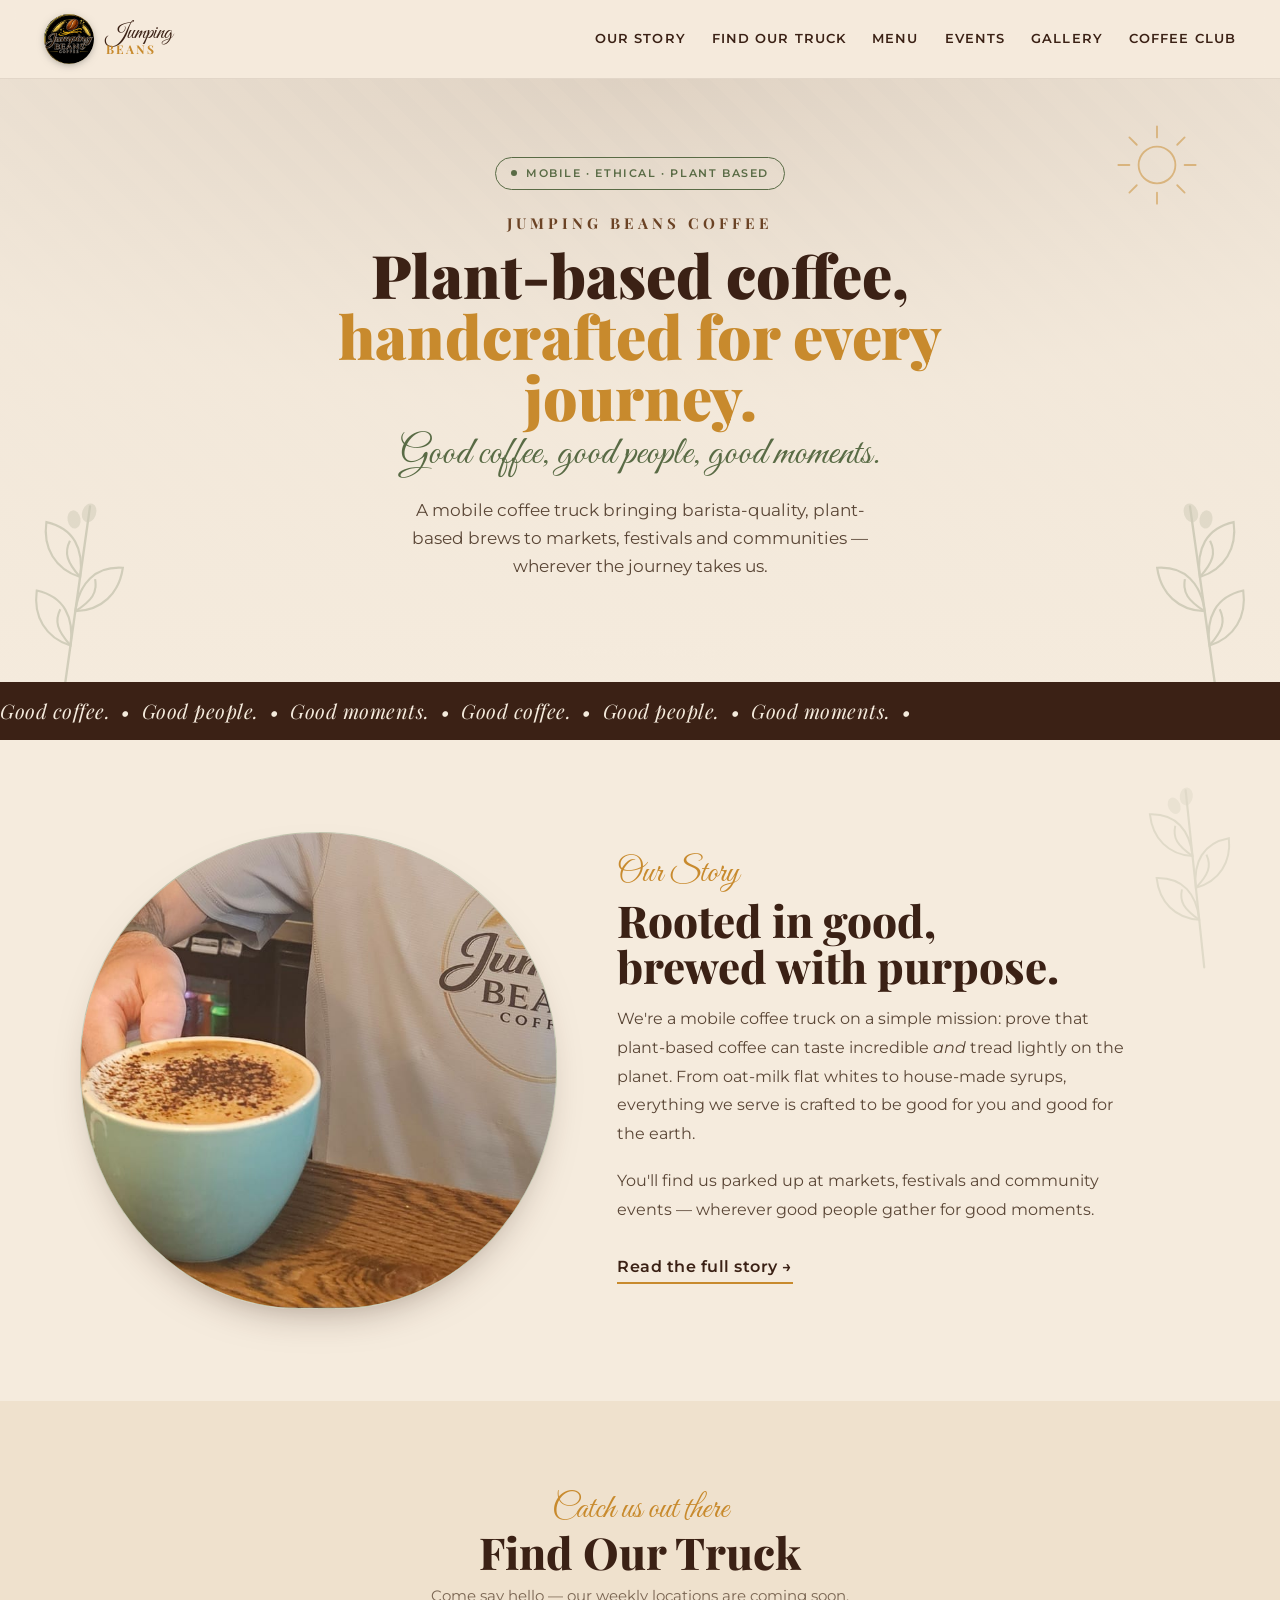
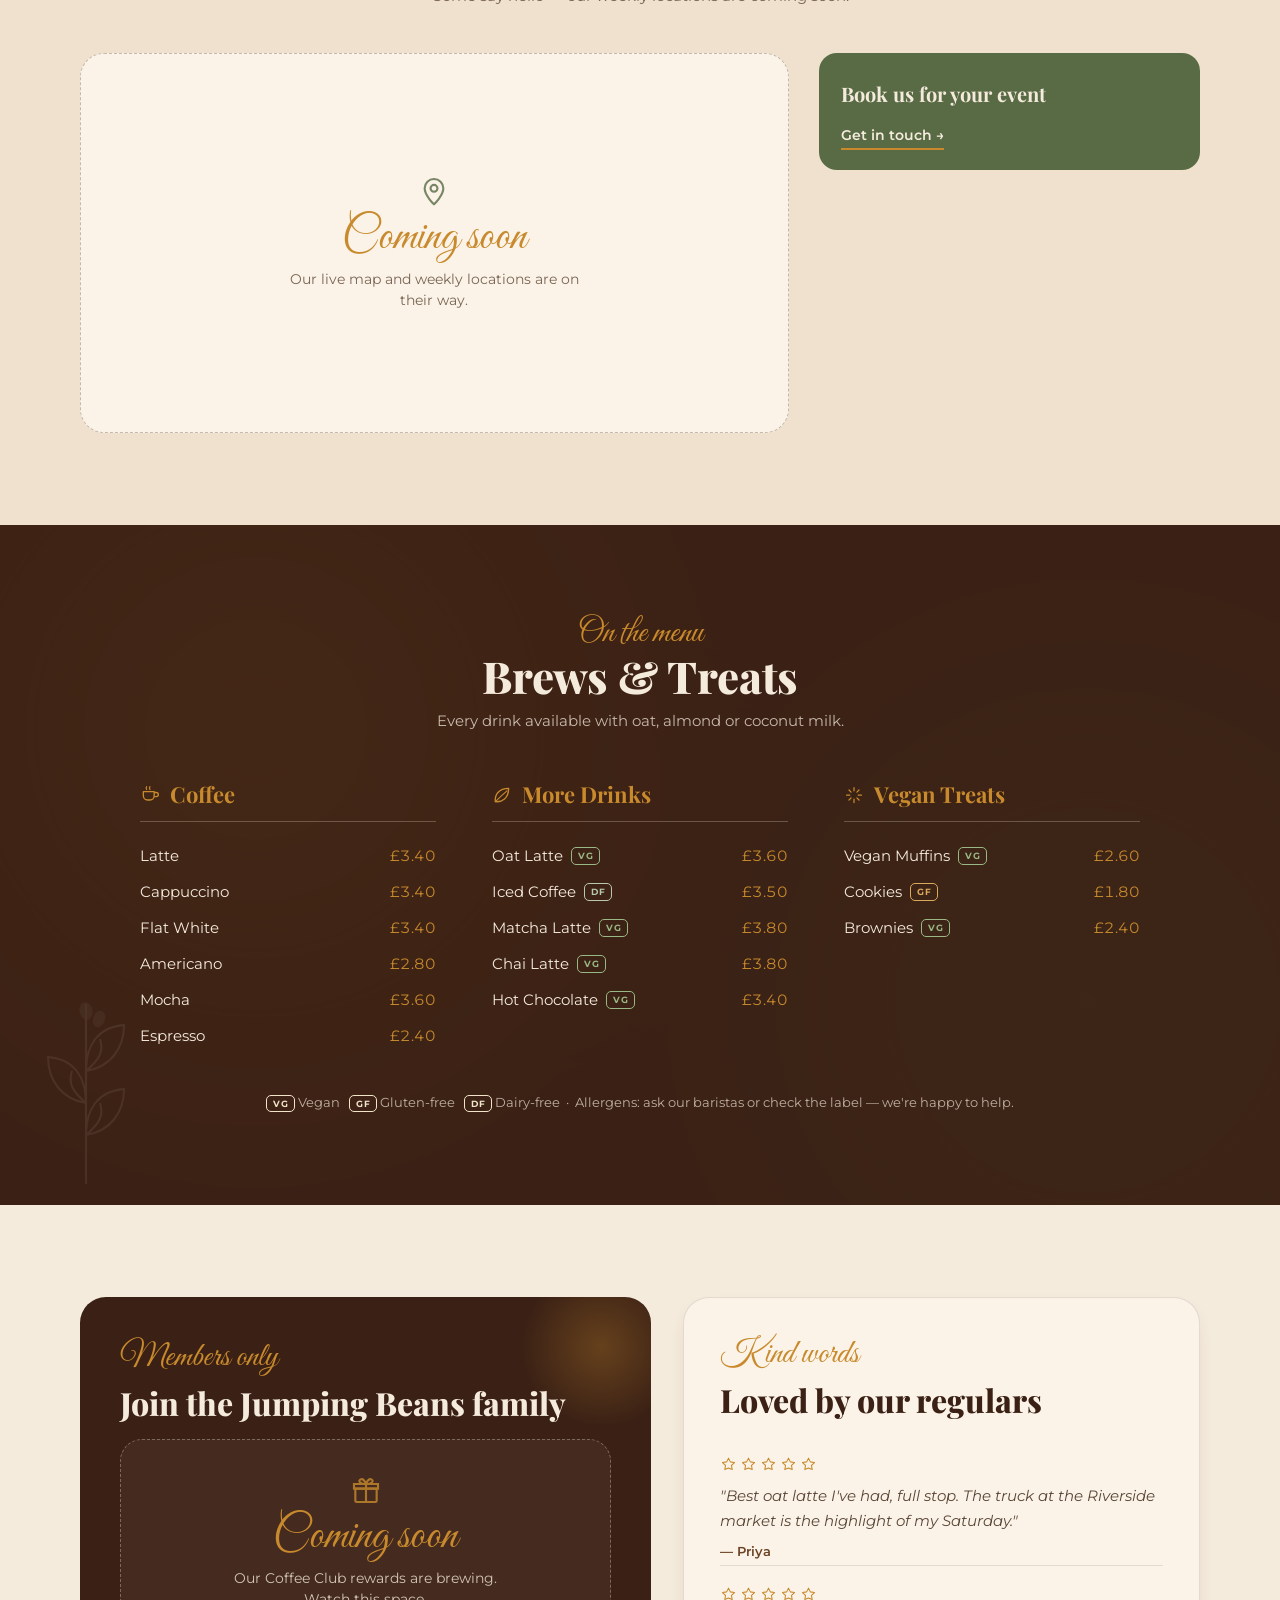
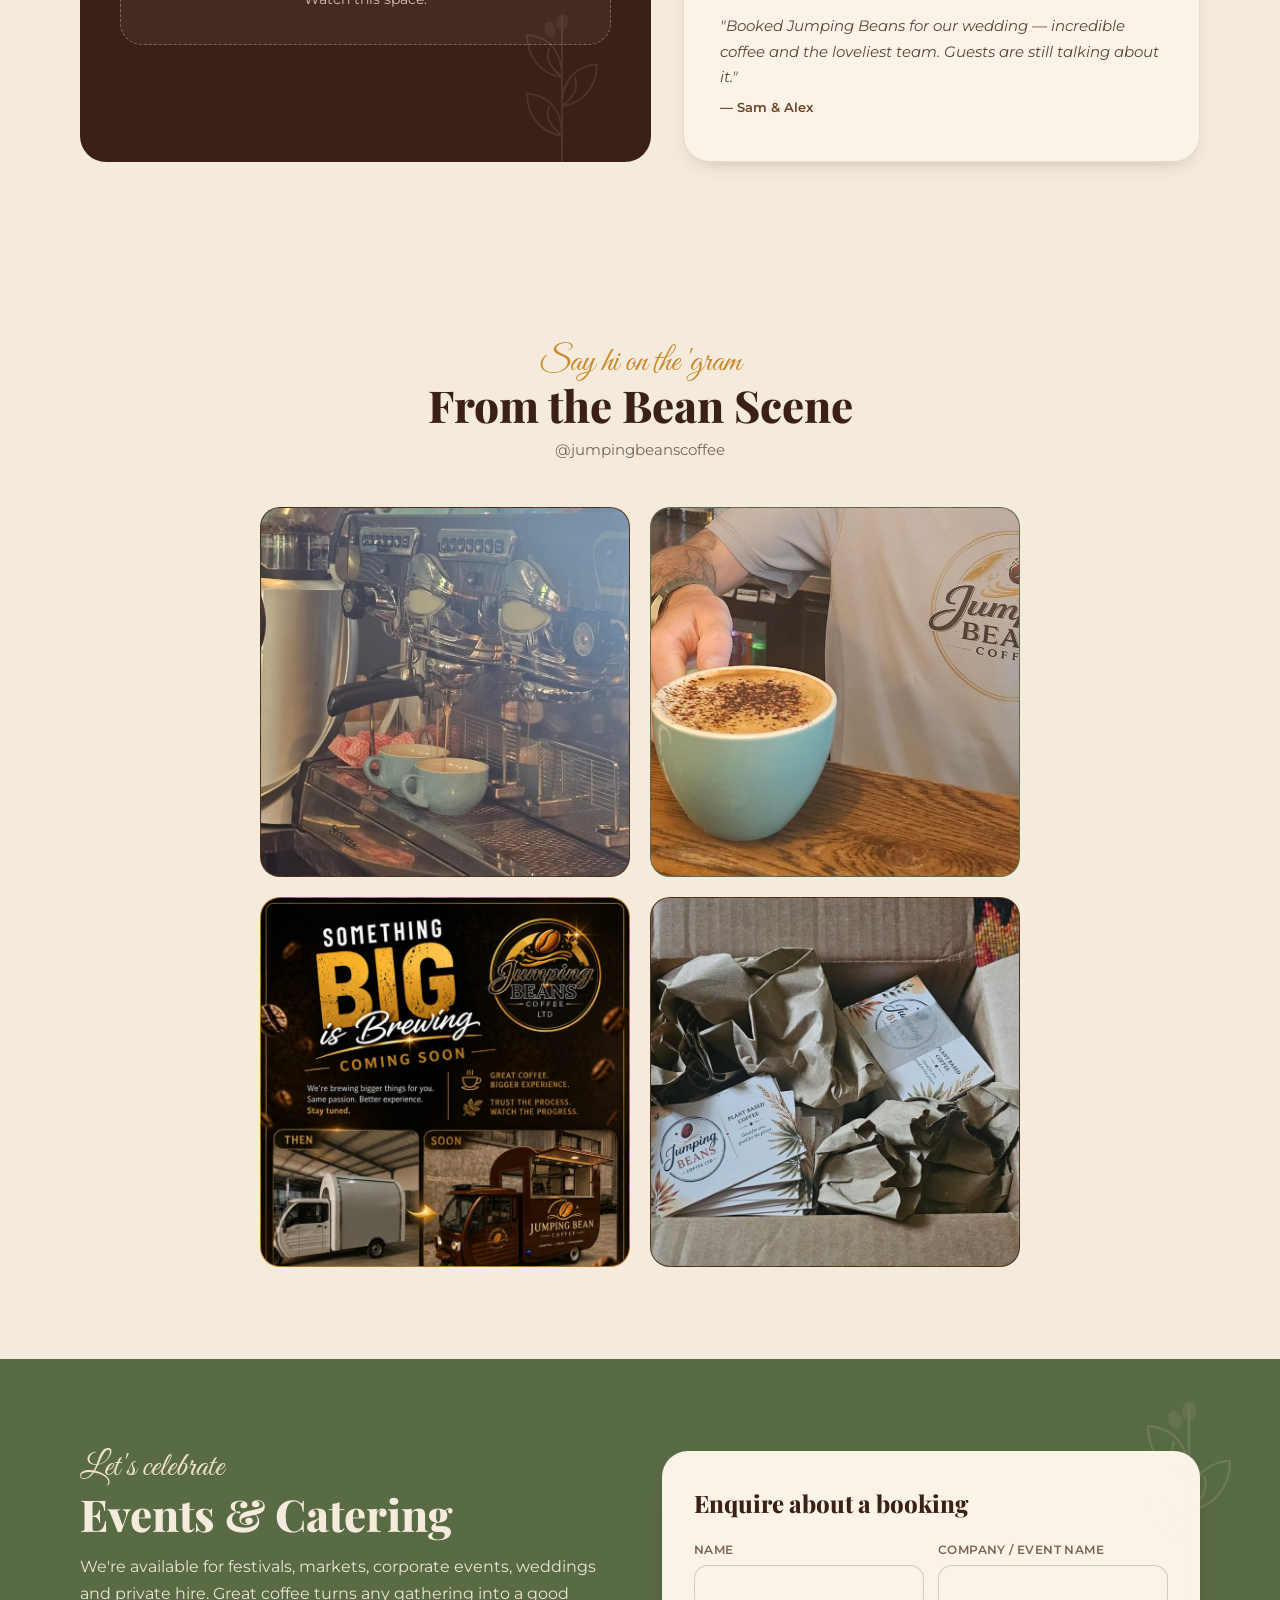
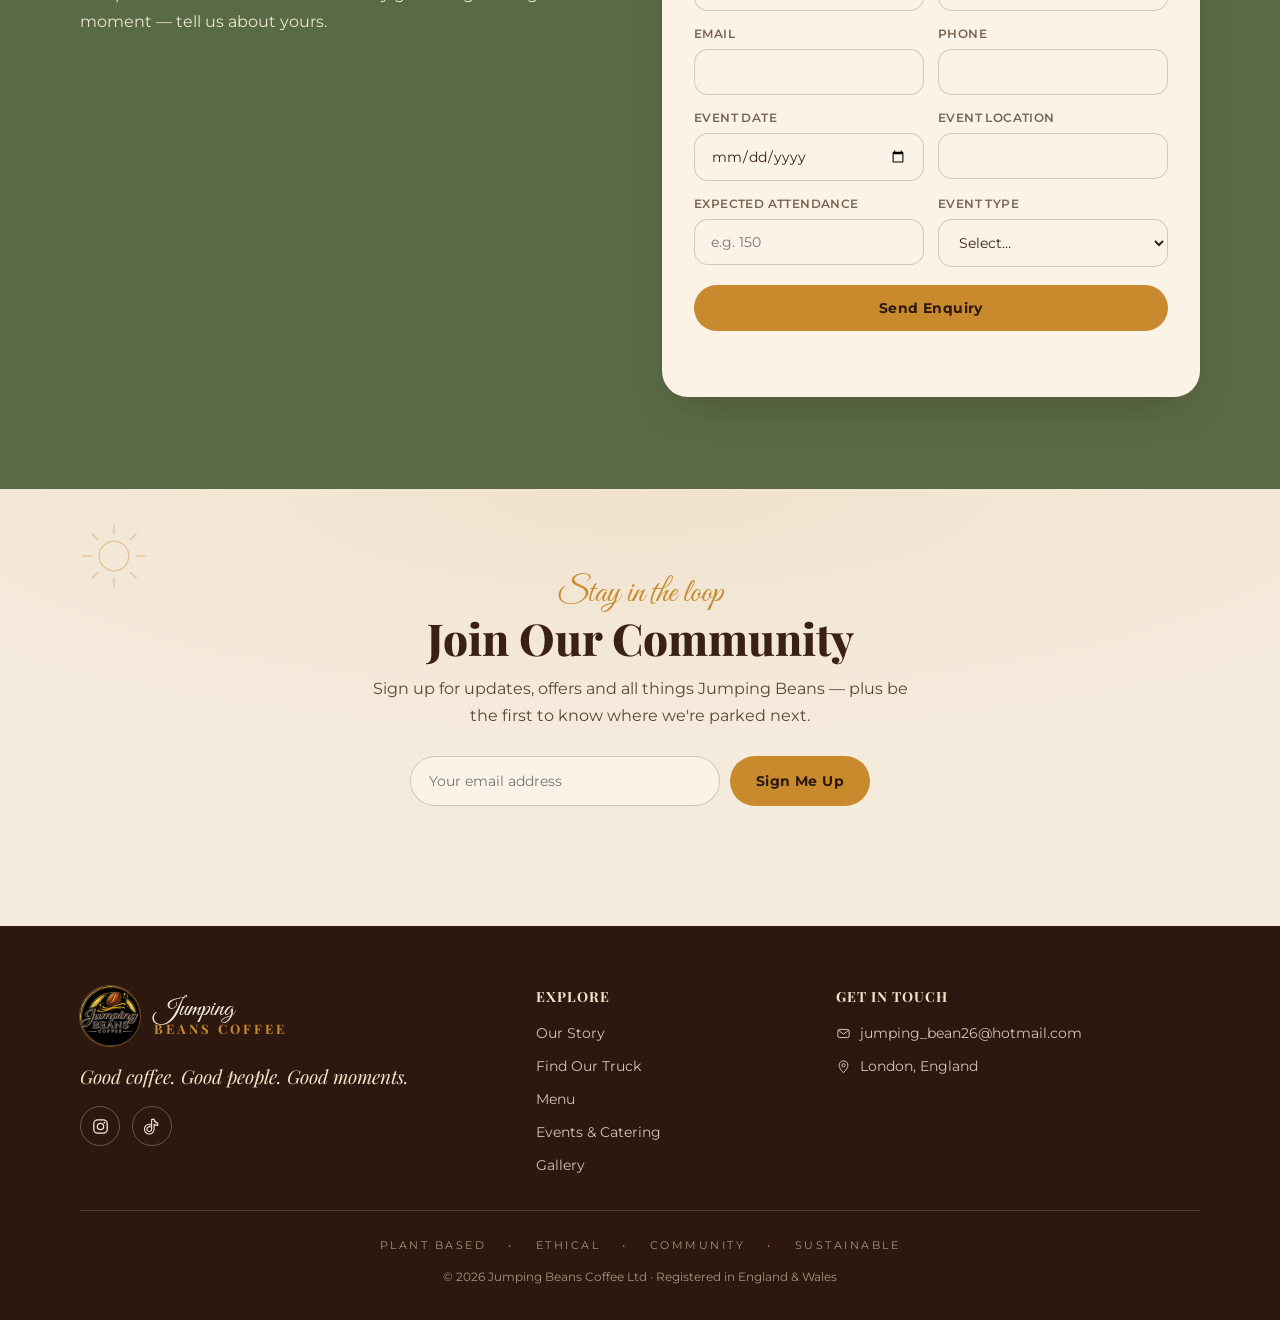
<file: index.html>
<!DOCTYPE html>
<html lang="en">
<head>
  <meta charset="utf-8">
  <meta name="viewport" content="width=device-width, initial-scale=1">
  <title>Jumping Beans Coffee — Plant-Based Mobile Coffee Truck</title>
  <meta name="description" content="Jumping Beans Coffee Ltd — plant-based coffee, handcrafted for every journey. Find our mobile coffee truck at markets and festivals across London, and book us for your event.">

  <meta name="keywords" content="mobile coffee truck, coffee truck near me, coffee catering, festival coffee supplier, event coffee hire, plant based coffee, local coffee company">
  <meta property="og:title" content="Jumping Beans Coffee — Plant-Based Mobile Coffee Truck">
  <meta property="og:description" content="Plant-based coffee, handcrafted for every journey. Find our truck at markets and festivals.">
  <meta property="og:type" content="website">

  <link rel="icon" href="assets/jumping-beans-logo.png">

  <link rel="preconnect" href="https://fonts.googleapis.com">
  <link rel="preconnect" href="https://fonts.gstatic.com" crossorigin>
  <link href="https://fonts.googleapis.com/css2?family=Playfair+Display:ital,wght@0,500;0,700;0,800;0,900;1,500&family=Great+Vibes&family=Montserrat:wght@300;400;500;600;700&display=swap" rel="stylesheet">

  <link rel="stylesheet" href="css/styles.css">
</head>
<body>

  <!-- SVG SPRITE (icons + botanical motifs) -->
  <svg width="0" height="0" style="position:absolute" aria-hidden="true" focusable="false">
    <defs>
      <symbol id="i-cup" viewBox="0 0 24 24"><path d="M4 8h13v5a5 5 0 0 1-5 5H9a5 5 0 0 1-5-5V8Z" fill="none" stroke="currentColor" stroke-width="1.6" stroke-linejoin="round"/><path d="M17 9h2.5a2.5 2.5 0 0 1 0 5H17" fill="none" stroke="currentColor" stroke-width="1.6"/><path d="M8 2c-1 1.2-1 2.3 0 3.5M12 2c-1 1.2-1 2.3 0 3.5" fill="none" stroke="currentColor" stroke-width="1.4" stroke-linecap="round"/></symbol>
      <symbol id="i-pin" viewBox="0 0 24 24"><path d="M12 22s7-6.6 7-12a7 7 0 1 0-14 0c0 5.4 7 12 7 12Z" fill="none" stroke="currentColor" stroke-width="1.6" stroke-linejoin="round"/><circle cx="12" cy="10" r="2.6" fill="none" stroke="currentColor" stroke-width="1.6"/></symbol>
      <symbol id="i-gift" viewBox="0 0 24 24"><path d="M4 11h16v9a1 1 0 0 1-1 1H5a1 1 0 0 1-1-1v-9Z" fill="none" stroke="currentColor" stroke-width="1.6" stroke-linejoin="round"/><path d="M3 7.5h18V11H3zM12 7.5V21" fill="none" stroke="currentColor" stroke-width="1.6"/><path d="M12 7.5S10.5 3 8 4c-2 .8-1 3.5 4 3.5Zm0 0S13.5 3 16 4c2 .8 1 3.5-4 3.5Z" fill="none" stroke="currentColor" stroke-width="1.5" stroke-linejoin="round"/></symbol>
      <symbol id="i-leaf" viewBox="0 0 24 24"><path d="M4 20C3 12 8 4 20 4c0 12-8 17-16 16Z" fill="none" stroke="currentColor" stroke-width="1.6" stroke-linejoin="round"/><path d="M4 20C8 16 12 12 18 7" fill="none" stroke="currentColor" stroke-width="1.4" stroke-linecap="round"/></symbol>
      <symbol id="i-star" viewBox="0 0 24 24"><path d="m12 3 2.6 5.3 5.9.9-4.3 4.1 1 5.8L12 16.9 6.8 19.2l1-5.8L3.5 9.2l5.9-.9L12 3Z" fill="none" stroke="currentColor" stroke-width="1.5" stroke-linejoin="round"/></symbol>
      <symbol id="i-cal" viewBox="0 0 24 24"><rect x="3.5" y="5" width="17" height="16" rx="2.5" fill="none" stroke="currentColor" stroke-width="1.6"/><path d="M3.5 9.5h17M8 3v4M16 3v4" fill="none" stroke="currentColor" stroke-width="1.6" stroke-linecap="round"/></symbol>
      <symbol id="i-clock" viewBox="0 0 24 24"><circle cx="12" cy="12" r="8.5" fill="none" stroke="currentColor" stroke-width="1.6"/><path d="M12 7.5V12l3 2" fill="none" stroke="currentColor" stroke-width="1.6" stroke-linecap="round"/></symbol>
      <symbol id="i-phone" viewBox="0 0 24 24"><path d="M6 3h3l1.5 4-2 1.5a12 12 0 0 0 5 5l1.5-2 4 1.5v3a2 2 0 0 1-2 2A16 16 0 0 1 4 5a2 2 0 0 1 2-2Z" fill="none" stroke="currentColor" stroke-width="1.6" stroke-linejoin="round"/></symbol>
      <symbol id="i-mail" viewBox="0 0 24 24"><rect x="3" y="5.5" width="18" height="13" rx="2.5" fill="none" stroke="currentColor" stroke-width="1.6"/><path d="m4 7 8 6 8-6" fill="none" stroke="currentColor" stroke-width="1.6" stroke-linejoin="round"/></symbol>
      <symbol id="i-spark" viewBox="0 0 24 24"><path d="M12 3v4M12 17v4M3 12h4M17 12h4M6 6l2.5 2.5M15.5 15.5 18 18M18 6l-2.5 2.5M8.5 15.5 6 18" fill="none" stroke="currentColor" stroke-width="1.5" stroke-linecap="round"/></symbol>
      <symbol id="i-ig" viewBox="0 0 24 24"><rect x="3.5" y="3.5" width="17" height="17" rx="5" fill="none" stroke="currentColor" stroke-width="1.6"/><circle cx="12" cy="12" r="4" fill="none" stroke="currentColor" stroke-width="1.6"/><circle cx="17" cy="7" r="1.1" fill="currentColor"/></symbol>
      <symbol id="i-tt" viewBox="0 0 24 24"><path d="M14 3c.4 2.6 2 4.3 4.6 4.6v3.1c-1.7 0-3.2-.5-4.6-1.5v6.1a6.1 6.1 0 1 1-6.1-6.1c.3 0 .7 0 1 .1v3.2a3 3 0 1 0 2 2.8V3H14Z" fill="none" stroke="currentColor" stroke-width="1.4" stroke-linejoin="round"/></symbol>
      <!-- Botanical coffee sprig (decorative) -->
      <symbol id="sprig" viewBox="0 0 120 200">
        <path d="M60 198 C60 150 60 90 60 20" fill="none" stroke="currentColor" stroke-width="2.2" stroke-linecap="round"/>
        <g fill="none" stroke="currentColor" stroke-width="2">
          <path d="M60 150 C36 146 22 128 22 104 C48 106 60 124 60 150 Z"/>
          <path d="M60 150 C46 138 42 130 46 118"/>
          <path d="M60 118 C84 114 98 96 98 72 C72 74 60 92 60 118 Z"/>
          <path d="M60 118 C74 106 78 98 74 86"/>
          <path d="M60 86 C36 82 22 64 22 40 C48 42 60 60 60 86 Z"/>
          <path d="M60 86 C46 74 42 66 46 54"/>
        </g>
        <g fill="currentColor" opacity=".55">
          <ellipse cx="60" cy="26" rx="6.5" ry="9" transform="rotate(12 60 26)"/>
          <ellipse cx="47" cy="34" rx="6" ry="8.5" transform="rotate(-18 47 34)"/>
        </g>
      </symbol>
      <symbol id="sun" viewBox="0 0 100 100">
        <circle cx="50" cy="50" r="20" fill="none" stroke="currentColor" stroke-width="2"/>
        <g stroke="currentColor" stroke-width="2" stroke-linecap="round">
          <path d="M50 8v12M50 80v12M8 50h12M80 50h12M20 20l8 8M72 72l8 8M80 20l-8 8M28 72l-8 8"/>
        </g>
      </symbol>
    </defs>
  </svg>

  <div class="grain" aria-hidden="true"></div>

  <!-- NAV -->
  <nav class="nav" aria-label="Primary">
    <a href="#top" class="brand" aria-label="Jumping Beans Coffee — home">
      <img class="brand__logo" src="assets/jumping-beans-logo.png" alt="Jumping Beans Coffee" width="50" height="50">
      <span class="brand__word">
        <span class="brand__script">Jumping</span>
        <span class="brand__name">BEANS</span>
      </span>
    </a>

    <button class="nav__toggle" aria-expanded="false" aria-controls="nav-menu" aria-label="Open menu">
      <span></span><span></span><span></span>
    </button>

    <div class="nav__menu" id="nav-menu">
      <a href="#story">Our Story</a>
      <a href="#truck">Find Our Truck</a>
      <a href="#menu">Menu</a>
      <a href="#events">Events</a>
      <a href="#gallery">Gallery</a>
      <a href="#club">Coffee Club</a>
    </div>
  </nav>

  <!-- HERO -->
  <header id="top" class="hero">
    <div class="hero__bg" aria-hidden="true">
      <span class="placeholder-label placeholder-label--ondark">coffee-truck-hero.jpg</span>
    </div>
    <div class="hero__overlay" aria-hidden="true"></div>
    <svg class="hero__sun" aria-hidden="true"><use href="#sun"/></svg>
    <svg class="hero__sprig hero__sprig--l" aria-hidden="true"><use href="#sprig"/></svg>
    <svg class="hero__sprig hero__sprig--r" aria-hidden="true"><use href="#sprig"/></svg>

    <div class="hero__inner">
      <span class="eyebrow-pill"><span class="dot"></span>Mobile · Ethical · Plant Based</span>
      <p class="hero__brand">Jumping Beans Coffee</p>
      <h1 class="hero__title">Plant-based coffee,<br><span class="accent">handcrafted for every journey.</span></h1>
      <p class="script-lg">Good coffee, good people, good moments.</p>
      <p class="hero__body">A mobile coffee truck bringing barista-quality, plant-based brews to markets, festivals and communities — wherever the journey takes us.</p>
    </div>
  </header>

  <!-- MARQUEE -->
  <div class="marquee" aria-hidden="true">
    <div class="marquee__track">
      <span class="marquee__group">Good coffee. &nbsp;•&nbsp; Good people. &nbsp;•&nbsp; Good moments. &nbsp;•&nbsp;&nbsp;</span>
      <span class="marquee__group">Good coffee. &nbsp;•&nbsp; Good people. &nbsp;•&nbsp; Good moments. &nbsp;•&nbsp;&nbsp;</span>
    </div>
  </div>

  <!-- OUR STORY -->
  <section id="story" class="story">
    <svg class="story__sprig" aria-hidden="true"><use href="#sprig"/></svg>
    <div class="story__inner">
      <div class="media-frame media-frame--story">
        <img class="media-frame__img" src="assets/barista-pour.jpg" alt="A Jumping Beans barista serving a fresh cappuccino" width="1610" height="1029">
      </div>
      <div class="story__copy">
        <span class="script-eyebrow">Our Story</span>
        <h2 class="section-title">Rooted in good, brewed with purpose.</h2>
        <p>We're a mobile coffee truck on a simple mission: prove that plant-based coffee can taste incredible <em>and</em> tread lightly on the planet. From oat-milk flat whites to house-made syrups, everything we serve is crafted to be good for you and good for the earth.</p>
        <p>You'll find us parked up at markets, festivals and community events — wherever good people gather for good moments.</p>
        <a href="#club" class="text-link">Read the full story →</a>
      </div>
    </div>
  </section>

  <!-- FIND OUR TRUCK -->
  <section id="truck" class="truck">
    <div class="truck__inner">
      <div class="section-head">
        <span class="script-eyebrow">Catch us out there</span>
        <h2 class="section-title">Find Our Truck</h2>
        <p class="section-sub">Come say hello — our weekly locations are coming soon.</p>
      </div>
      <div class="truck__grid">
        <div class="soon-panel" role="img" aria-label="Truck location map coming soon">
          <svg class="soon-panel__ico"><use href="#i-pin"/></svg>
          <span class="soon-script">Coming soon</span>
          <p class="soon-note">Our live map and weekly locations are on their way.</p>
        </div>
        <div class="schedule">
          <a href="#events" class="schedule-card schedule-card--sage schedule-card--link">
            <div class="schedule-card__title">Book us for your event</div>
            <span class="schedule-card__cta">Get in touch →</span>
          </a>
        </div>
      </div>
    </div>
  </section>

  <!-- MENU -->
  <section id="menu" class="menu">
    <div class="menu__overlay" aria-hidden="true"></div>
    <svg class="menu__sprig" aria-hidden="true"><use href="#sprig"/></svg>
    <div class="menu__inner">
      <div class="section-head section-head--light">
        <span class="script-eyebrow">On the menu</span>
        <h2 class="section-title section-title--light">Brews &amp; Treats</h2>
        <p class="section-sub section-sub--light">Every drink available with oat, almond or coconut milk.</p>
      </div>
      <div class="menu__grid">
        <div class="menu__col">
          <h3 class="menu__col-title"><svg class="menu__col-ico"><use href="#i-cup"/></svg>Coffee</h3>
          <ul class="menu__list">
            <li><span class="menu__item">Latte</span><span class="price">£3.40</span></li>
            <li><span class="menu__item">Cappuccino</span><span class="price">£3.40</span></li>
            <li><span class="menu__item">Flat White</span><span class="price">£3.40</span></li>
            <li><span class="menu__item">Americano</span><span class="price">£2.80</span></li>
            <li><span class="menu__item">Mocha</span><span class="price">£3.60</span></li>
            <li><span class="menu__item">Espresso</span><span class="price">£2.40</span></li>
          </ul>
        </div>
        <div class="menu__col">
          <h3 class="menu__col-title"><svg class="menu__col-ico"><use href="#i-leaf"/></svg>More Drinks</h3>
          <ul class="menu__list">
            <li><span class="menu__item">Oat Latte <span class="tag tag--v">VG</span></span><span class="price">£3.60</span></li>
            <li><span class="menu__item">Iced Coffee <span class="tag tag--df">DF</span></span><span class="price">£3.50</span></li>
            <li><span class="menu__item">Matcha Latte <span class="tag tag--v">VG</span></span><span class="price">£3.80</span></li>
            <li><span class="menu__item">Chai Latte <span class="tag tag--v">VG</span></span><span class="price">£3.80</span></li>
            <li><span class="menu__item">Hot Chocolate <span class="tag tag--v">VG</span></span><span class="price">£3.40</span></li>
          </ul>
        </div>
        <div class="menu__col">
          <h3 class="menu__col-title"><svg class="menu__col-ico"><use href="#i-spark"/></svg>Vegan Treats</h3>
          <ul class="menu__list">
            <li><span class="menu__item">Vegan Muffins <span class="tag tag--v">VG</span></span><span class="price">£2.60</span></li>
            <li><span class="menu__item">Cookies <span class="tag tag--gf">GF</span></span><span class="price">£1.80</span></li>
            <li><span class="menu__item">Brownies <span class="tag tag--v">VG</span></span><span class="price">£2.40</span></li>
          </ul>
        </div>
      </div>
      <p class="menu__allergens">
        <span class="tag tag--v">VG</span> Vegan &nbsp;
        <span class="tag tag--gf">GF</span> Gluten-free &nbsp;
        <span class="tag tag--df">DF</span> Dairy-free &nbsp;·&nbsp;
        Allergens: ask our baristas or check the label — we're happy to help.
      </p>
    </div>
  </section>

  <!-- COFFEE CLUB -->
  <section id="club" class="club">
    <div class="club__inner">
      <div class="club-card">
        <div class="club-card__blob" aria-hidden="true"></div>
        <svg class="club-card__sprig" aria-hidden="true"><use href="#sprig"/></svg>
        <span class="script-eyebrow">Members only</span>
        <h3 class="card-title">Join the Jumping Beans family</h3>
        <div class="soon-panel soon-panel--onDark">
          <svg class="soon-panel__ico"><use href="#i-gift"/></svg>
          <span class="soon-script">Coming soon</span>
          <p class="soon-note soon-note--light">Our Coffee Club rewards are brewing. Watch this space.</p>
        </div>
      </div>

      <div class="club-side">
        <div class="reviews">
          <span class="script-eyebrow">Kind words</span>
          <h3 class="card-title card-title--dark">Loved by our regulars</h3>
          <article class="review">
            <div class="review__stars" aria-label="5 out of 5 stars">
              <svg><use href="#i-star"/></svg><svg><use href="#i-star"/></svg><svg><use href="#i-star"/></svg><svg><use href="#i-star"/></svg><svg><use href="#i-star"/></svg>
            </div>
            <p>"Best oat latte I've had, full stop. The truck at the Riverside market is the highlight of my Saturday."</p>
            <div class="review__by">— Priya</div>
          </article>
          <article class="review">
            <div class="review__stars" aria-label="5 out of 5 stars">
              <svg><use href="#i-star"/></svg><svg><use href="#i-star"/></svg><svg><use href="#i-star"/></svg><svg><use href="#i-star"/></svg><svg><use href="#i-star"/></svg>
            </div>
            <p>"Booked Jumping Beans for our wedding — incredible coffee and the loveliest team. Guests are still talking about it."</p>
            <div class="review__by">— Sam &amp; Alex</div>
          </article>
        </div>
      </div>
    </div>
  </section>

  <!-- GALLERY -->
  <section id="gallery" class="gallery">
    <div class="gallery__inner">
      <div class="section-head">
        <span class="script-eyebrow">Say hi on the 'gram</span>
        <h2 class="section-title">From the Bean Scene</h2>
        <p class="section-sub">@jumpingbeanscoffee</p>
      </div>
      <div class="gallery__grid">
        <div class="gallery__tile">
          <img src="assets/gram-espresso.jpg" alt="Fresh espresso pouring into two cups on the machine" style="object-position:center 60%" loading="lazy">
        </div>
        <div class="gallery__tile">
          <img src="assets/barista-pour.jpg" alt="A Jumping Beans barista serving a fresh cappuccino" style="object-position:38% center" loading="lazy">
        </div>
        <div class="gallery__tile">
          <img src="assets/gram-promo.jpg" alt="Something big is brewing — a new Jumping Beans coffee truck coming soon" style="object-position:center top" loading="lazy">
        </div>
        <div class="gallery__tile">
          <img src="assets/gram-box.jpg" alt="A box of Jumping Beans plant based coffee cards ready to send" style="object-position:center 55%" loading="lazy">
        </div>
      </div>
    </div>
  </section>

  <!-- EVENTS & CATERING -->
  <section id="events" class="events">
    <svg class="events__sprig" aria-hidden="true"><use href="#sprig"/></svg>
    <div class="events__inner">
      <div class="events__intro">
        <span class="script-eyebrow script-eyebrow--cream">Let's celebrate</span>
        <h2 class="section-title section-title--light">Events &amp; Catering</h2>
        <p class="events__body">We're available for festivals, markets, corporate events, weddings and private hire. Great coffee turns any gathering into a good moment — tell us about yours.</p>
      </div>
      <form class="booking" id="booking-form" novalidate>
        <h3 class="booking__title">Enquire about a booking</h3>
        <div class="booking__grid">
          <label>Name<input type="text" name="name" autocomplete="name" required></label>
          <label>Company / event name<input type="text" name="event_name"></label>
          <label>Email<input type="email" name="email" autocomplete="email" required></label>
          <label>Phone<input type="tel" name="phone" autocomplete="tel"></label>
          <label>Event date<input type="date" name="date"></label>
          <label>Event location<input type="text" name="location"></label>
          <label>Expected attendance<input type="number" name="attendance" min="1" placeholder="e.g. 150"></label>
          <label>Event type
            <select name="type">
              <option value="">Select…</option>
              <option>Festival</option>
              <option>Market</option>
              <option>Corporate event</option>
              <option>Wedding</option>
              <option>Private party</option>
            </select>
          </label>
        </div>
        <button type="submit" class="btn btn--caramel btn--block">Send Enquiry</button>
        <p class="form-status" id="booking-status" role="status" aria-live="polite"></p>
      </form>
    </div>
  </section>

  <!-- JOIN COMMUNITY -->
  <section id="join" class="join">
    <svg class="join__sun" aria-hidden="true"><use href="#sun"/></svg>
    <div class="join__inner">
      <span class="script-eyebrow">Stay in the loop</span>
      <h2 class="section-title">Join Our Community</h2>
      <p class="join__body">Sign up for updates, offers and all things Jumping Beans — plus be the first to know where we're parked next.</p>
      <form class="join__form" id="signup-form" novalidate>
        <label class="visually-hidden" for="signup-email">Your email address</label>
        <input type="email" id="signup-email" name="email" placeholder="Your email address" autocomplete="email" required>
        <button type="submit" class="btn btn--caramel">Sign Me Up</button>
      </form>
      <p class="form-status" id="signup-status" role="status" aria-live="polite"></p>
    </div>
  </section>

  <!-- FOOTER -->
  <footer class="footer">
    <div class="footer__inner">
      <div class="footer__top">
        <div class="footer__col footer__col--brand">
          <div class="brand brand--footer">
            <img class="brand__logo brand__logo--lg" src="assets/jumping-beans-logo.png" alt="Jumping Beans Coffee" width="60" height="60">
            <span class="brand__word">
              <span class="brand__script brand__script--lg">Jumping</span>
              <span class="brand__name brand__name--lg">BEANS COFFEE</span>
            </span>
          </div>
          <p class="footer__slogan">Good coffee. Good people. Good moments.</p>
          <div class="footer__social">
            <a href="https://www.instagram.com/jumping_beans26/" target="_blank" rel="noopener" aria-label="Instagram"><svg><use href="#i-ig"/></svg></a>
            <a href="https://www.tiktok.com/@jumpingbeanscoffee" target="_blank" rel="noopener" aria-label="TikTok"><svg><use href="#i-tt"/></svg></a>
          </div>
        </div>
        <div class="footer__col">
          <h4 class="footer__h">Explore</h4>
          <a href="#story">Our Story</a>
          <a href="#truck">Find Our Truck</a>
          <a href="#menu">Menu</a>
          <a href="#events">Events &amp; Catering</a>
          <a href="#gallery">Gallery</a>
        </div>
        <div class="footer__col">
          <h4 class="footer__h">Get in touch</h4>
          <a href="mailto:jumping_bean26@hotmail.com"><svg class="mini-ico"><use href="#i-mail"/></svg>jumping_bean26@hotmail.com</a>
          <a href="#truck"><svg class="mini-ico"><use href="#i-pin"/></svg>London, England</a>
        </div>
      </div>
      <div class="footer__values">
        <span>Plant Based</span><span class="footer__dot">•</span>
        <span>Ethical</span><span class="footer__dot">•</span>
        <span>Community</span><span class="footer__dot">•</span>
        <span>Sustainable</span>
      </div>
      <p class="footer__legal">© 2026 Jumping Beans Coffee Ltd · Registered in England &amp; Wales</p>
    </div>
  </footer>

  <script src="js/main.js"></script>
</body>
</html>
</file>
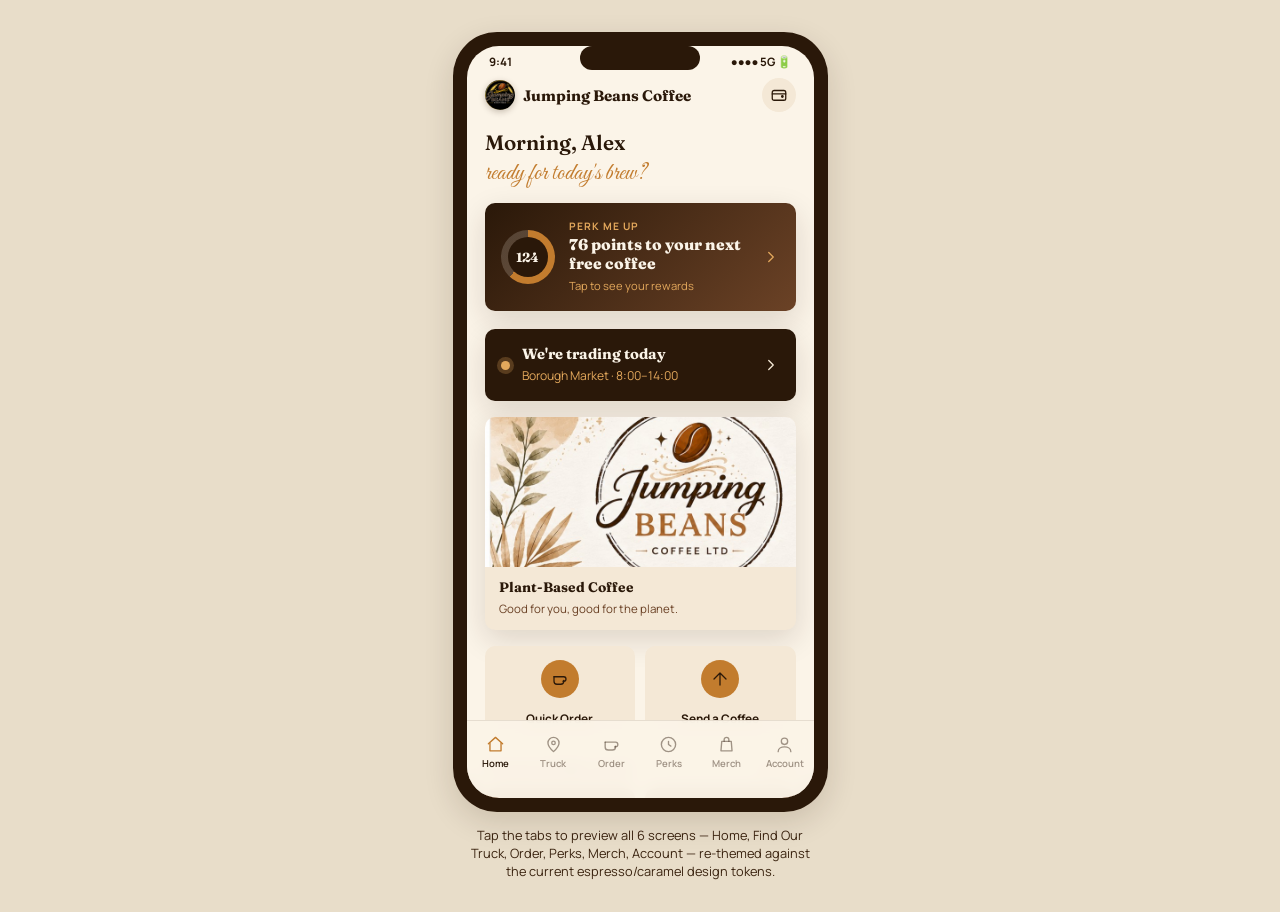
<file: jumping-beans-unified/app/index.html>
<!DOCTYPE html>
<html lang="en">
<head>
<meta charset="UTF-8">
<meta name="viewport" content="width=device-width, initial-scale=1.0">
<title>Jumping Beans Coffee — App Mockup</title>
<link rel="preconnect" href="https://fonts.googleapis.com">
<link href="https://fonts.googleapis.com/css2?family=Fraunces:opsz,wght@9..144,400;9..144,500;9..144,600;9..144,700&family=Great+Vibes&family=Manrope:wght@400;500;600;700;800&display=swap" rel="stylesheet">
<style>
:root{
  --espresso:#3B2410; --espresso-dark:#2A1809; --cream-deep:#F4E8D6; --cream:#FBF4E8;
  --caramel:#C27C2E; --caramel-light:#E3A85C; --coffee:#6B4226; --sage:#6E6B42;
  --terracotta:#B2600C; --ink:#2E1B0C;
  --radius-card:10px; --radius-pill:999px; --radius-frame:14px;
  --shadow:0 10px 30px rgba(42,24,9,0.14);
}
*{box-sizing:border-box;}
body{margin:0;background:#e8ddc9;font-family:'Manrope',sans-serif;color:var(--ink);display:flex;align-items:flex-start;justify-content:center;padding:32px 12px;min-height:100vh;}
h1,h2,h3{font-family:'Fraunces',serif;font-weight:600;color:var(--espresso-dark);margin:0 0 4px;}
.script{font-family:'Great Vibes',cursive;color:var(--caramel);}
button{font-family:inherit;cursor:pointer;border:none;background:none;}

/* Phone frame */
.phone{width:375px;height:780px;background:var(--espresso-dark);border-radius:44px;padding:14px;box-shadow:var(--shadow);position:relative;flex:none;}
.screen{width:100%;height:100%;background:var(--cream);border-radius:32px;overflow:hidden;display:flex;flex-direction:column;position:relative;}
.statusbar{height:30px;display:flex;align-items:center;justify-content:space-between;padding:0 22px;font-size:.72rem;font-weight:700;color:var(--espresso-dark);flex:none;}
.notch{position:absolute;top:14px;left:50%;transform:translateX(-50%);width:120px;height:24px;background:var(--espresso-dark);border-radius:14px;z-index:20;}

.appbar{padding:2px 18px 12px;flex:none;}
.appbar .brandrow{display:flex;align-items:center;gap:8px;}
.appbar .badge{width:30px;height:30px;border-radius:50%;overflow:hidden;flex:none;box-shadow:0 2px 6px rgba(42,24,9,0.25);}
.appbar .badge img{width:100%;height:100%;object-fit:cover;display:block;}
.appbar .brandname{font-family:'Fraunces',serif;font-weight:700;font-size:.95rem;color:var(--espresso-dark);flex:1;}
.wallet-btn{width:34px;height:34px;border-radius:50%;background:var(--cream-deep);display:flex;align-items:center;justify-content:center;flex:none;}
.wallet-btn svg{width:18px;height:18px;stroke:var(--espresso-dark);}

.content{flex:1;overflow-y:auto;padding:0 18px 90px;-ms-overflow-style:none;scrollbar-width:none;}
.content::-webkit-scrollbar{display:none;}

/* Bottom tab bar */
.tabbar{position:absolute;bottom:0;left:0;right:0;height:78px;background:rgba(251,244,232,0.96);backdrop-filter:blur(8px);border-top:1px solid rgba(42,24,9,0.1);display:flex;padding-bottom:14px;z-index:15;}
.tabbar button{flex:1;display:flex;flex-direction:column;align-items:center;justify-content:center;gap:3px;color:rgba(46,27,12,0.45);font-size:.6rem;font-weight:600;padding:0 2px;}
.tabbar button svg{width:19px;height:19px;stroke:currentColor;fill:none;stroke-width:1.7;stroke-linecap:round;stroke-linejoin:round;}
.tabbar button.active{color:var(--espresso-dark);}
.tabbar button.active svg{stroke:var(--caramel);}

/* Shared bits */
.pill-btn{display:inline-block;padding:11px 22px;border-radius:var(--radius-pill);background:var(--caramel);color:var(--espresso-dark);font-weight:700;font-size:.85rem;box-shadow:var(--shadow);}
.pill-btn.outline{background:transparent;border:1.5px solid var(--espresso);color:var(--espresso-dark);box-shadow:none;}
.card{background:var(--cream-deep);border-radius:var(--radius-card);padding:16px;margin-bottom:14px;}
.eyebrow{font-size:.68rem;letter-spacing:.12em;text-transform:uppercase;color:var(--terracotta);font-weight:700;margin-bottom:6px;display:block;}
.icon{width:18px;height:18px;stroke:currentColor;fill:none;stroke-width:1.7;stroke-linecap:round;stroke-linejoin:round;flex:none;}

/* ===== HOME ===== */
.greeting{margin:6px 0 14px;}
.greeting .script{font-size:1.5rem;display:block;}
.trading-banner{background:var(--espresso-dark);color:var(--cream);border-radius:var(--radius-card);padding:16px;display:flex;align-items:center;gap:12px;margin-bottom:16px;box-shadow:var(--shadow);}
.trading-banner .dot{width:9px;height:9px;border-radius:50%;background:var(--caramel-light);flex:none;box-shadow:0 0 0 4px rgba(227,168,92,0.25);}
.trading-banner .txt{flex:1;}
.trading-banner .txt b{font-family:'Fraunces',serif;font-size:.92rem;display:block;}
.trading-banner .txt span{font-size:.76rem;color:var(--caramel-light);}
.shortcut-row{display:flex;gap:10px;margin-bottom:16px;}
.shortcut{flex:1;background:var(--cream-deep);border-radius:var(--radius-card);padding:14px 10px;text-align:center;}
.shortcut .icon-wrap{width:38px;height:38px;border-radius:50%;background:var(--caramel);display:flex;align-items:center;justify-content:center;margin:0 auto 8px;}
.shortcut .icon-wrap svg{stroke:var(--espresso-dark);}
.shortcut span{font-size:.74rem;font-weight:700;color:var(--espresso-dark);}
.section-title{display:flex;align-items:center;justify-content:space-between;margin-bottom:10px;}
.section-title h3{font-size:1rem;margin:0;}
.section-title a{font-size:.72rem;color:var(--caramel);font-weight:700;}
.carousel{display:flex;gap:10px;overflow-x:auto;margin-bottom:16px;padding-bottom:2px;}
.feature-card{flex:none;width:150px;background:var(--coffee);border-radius:var(--radius-card);padding:14px;color:var(--cream);}
.fc-visual{width:100%;height:64px;border-radius:8px;margin-bottom:10px;display:flex;align-items:center;justify-content:center;}
.fc-visual svg{width:30px;height:30px;stroke:rgba(251,244,232,0.92);}
.feature-card b{font-family:'Fraunces',serif;font-size:.82rem;display:block;margin-bottom:2px;}
.feature-card span{font-size:.68rem;opacity:.85;}
.founder-card{border-radius:var(--radius-card);overflow:hidden;box-shadow:var(--shadow);margin-bottom:16px;background:var(--cream-deep);}
.founder-card img{width:100%;height:150px;object-fit:cover;object-position:center;display:block;}
.founder-card .founder-caption{padding:12px 14px;}
.founder-card .founder-caption b{font-family:'Fraunces',serif;font-size:.86rem;color:var(--espresso-dark);display:block;}
.founder-card .founder-caption span{font-size:.72rem;color:var(--coffee);}
.perks-teaser{display:flex;align-items:center;gap:14px;}
.ring{width:52px;height:52px;border-radius:50%;background:conic-gradient(var(--caramel) 0% 62%, rgba(107,66,38,0.18) 62% 100%);display:flex;align-items:center;justify-content:center;flex:none;}
.ring::after{content:'';width:38px;height:38px;border-radius:50%;background:var(--cream-deep);}
.perks-teaser .ring-num{position:absolute;font-size:.62rem;font-weight:800;color:var(--espresso-dark);}

/* ===== HOME PERKS HERO (Pret-style, first thing seen) ===== */
.home-perks-hero{display:flex;align-items:center;gap:14px;background:linear-gradient(135deg, var(--espresso-dark), var(--coffee));border-radius:var(--radius-card);padding:16px;margin-bottom:18px;box-shadow:var(--shadow);text-decoration:none;color:var(--cream);}
.hph-ring{width:54px;height:54px;border-radius:50%;background:conic-gradient(var(--caramel) 0% 62%, rgba(251,244,232,0.18) 62% 100%);display:flex;align-items:center;justify-content:center;flex:none;position:relative;}
.hph-ring::after{content:'';position:absolute;width:40px;height:40px;border-radius:50%;background:var(--espresso-dark);}
.hph-num{position:relative;z-index:1;font-family:'Fraunces',serif;font-weight:700;font-size:.82rem;color:var(--cream);}
.hph-text{flex:1;min-width:0;}
.hph-eyebrow{display:block;font-size:.64rem;letter-spacing:.1em;text-transform:uppercase;color:var(--caramel-light);font-weight:700;margin-bottom:2px;}
.home-perks-hero b{font-family:'Fraunces',serif;font-weight:700;font-size:.88rem;display:block;color:var(--cream);}
.hph-sub{font-size:.7rem;color:var(--caramel-light);}

/* ===== TRUCK ===== */
.day-tabs{display:flex;gap:8px;overflow-x:auto;margin-bottom:16px;}
.day-tab{flex:none;padding:8px 16px;border-radius:var(--radius-pill);background:var(--cream-deep);font-size:.78rem;font-weight:700;color:var(--espresso);}
.day-tab.active{background:var(--espresso-dark);color:var(--cream);}
.map-visual{height:150px;border-radius:var(--radius-card);background:linear-gradient(135deg, var(--sage), var(--coffee));margin-bottom:16px;position:relative;overflow:hidden;}
.map-visual .pin{position:absolute;top:50%;left:50%;transform:translate(-50%,-60%);width:26px;height:26px;}
.map-visual .pin svg{width:100%;height:100%;stroke:var(--cream);fill:var(--caramel);stroke-width:1.4;}
.stop-card{display:flex;gap:12px;align-items:flex-start;}
.stop-card .icon-wrap{width:36px;height:36px;border-radius:50%;background:var(--terracotta);display:flex;align-items:center;justify-content:center;flex:none;}
.stop-card .icon-wrap svg{stroke:var(--cream);}
.stop-card b{font-family:'Fraunces',serif;font-size:.92rem;display:block;}
.stop-card .area{font-size:.76rem;color:var(--coffee);}
.stop-card .time{font-size:.74rem;color:var(--espresso);font-weight:700;margin-top:4px;display:block;}

/* ===== ORDER ===== */
.cat-tabs{display:flex;gap:8px;overflow-x:auto;margin-bottom:14px;padding-bottom:2px;}
.cat-tab{flex:none;padding:8px 14px;border-radius:var(--radius-pill);background:var(--cream-deep);font-size:.76rem;font-weight:700;color:var(--espresso);}
.cat-tab.active{background:var(--caramel);color:var(--espresso-dark);}
.menu-footnote{font-size:.7rem;color:var(--coffee);font-style:italic;margin-bottom:12px;}
.menu-item{display:flex;justify-content:space-between;align-items:center;padding:12px 0;border-bottom:1px solid rgba(42,24,9,0.08);}
.menu-item:last-child{border-bottom:none;}
.mi-thumb{width:34px;height:34px;border-radius:8px;background:var(--cream-deep);display:flex;align-items:center;justify-content:center;flex:none;margin-right:12px;}
.mi-thumb svg{width:18px;height:18px;stroke:var(--coffee);}
.menu-item .name{font-weight:600;font-size:.86rem;flex:1;display:flex;align-items:center;}
.menu-item .name .sig-tag{display:inline-block;margin-left:6px;font-size:.6rem;background:var(--caramel);color:var(--espresso-dark);padding:2px 7px;border-radius:var(--radius-pill);font-weight:800;vertical-align:middle;}
.menu-item .price{font-size:.82rem;font-weight:700;color:var(--coffee);}
.menu-item .add-btn{width:26px;height:26px;border-radius:50%;background:var(--espresso-dark);color:var(--cream);font-size:1rem;font-weight:700;display:flex;align-items:center;justify-content:center;margin-left:12px;flex:none;}
.cart-bar{position:absolute;bottom:90px;left:18px;right:18px;background:var(--espresso-dark);color:var(--cream);border-radius:var(--radius-pill);padding:12px 18px;display:flex;align-items:center;justify-content:space-between;box-shadow:var(--shadow);z-index:10;}
.cart-bar b{font-size:.82rem;}
.cart-bar .go{background:var(--caramel);color:var(--espresso-dark);padding:6px 16px;border-radius:var(--radius-pill);font-size:.76rem;font-weight:800;cursor:pointer;border:none;font-family:'Manrope',sans-serif;}

/* Cart sheet */
.cart-sheet{position:absolute;inset:0;background:var(--cream);z-index:40;display:flex;flex-direction:column;transform:translateY(100%);transition:transform .28s ease;border-radius:32px;}
.cart-sheet.open{transform:translateY(0);}
.cart-sheet-header{display:flex;align-items:center;justify-content:space-between;padding:22px 18px 10px;flex:none;}
.cart-sheet-header h2{font-size:1.05rem;margin:0;}
.cart-sheet-header .close-btn{width:30px;height:30px;border-radius:50%;background:var(--cream-deep);display:flex;align-items:center;justify-content:center;font-size:1rem;color:var(--espresso-dark);cursor:pointer;font-weight:700;line-height:1;border:none;}
.cart-sheet-body{flex:1;overflow-y:auto;padding:0 18px;}
.cart-line{display:flex;align-items:center;justify-content:space-between;padding:14px 0;border-bottom:1px solid rgba(42,24,9,0.08);gap:10px;}
.cart-line .cl-name{font-weight:700;font-size:.9rem;flex:1;}
.cart-line .cl-price{font-size:.8rem;color:var(--coffee);}
.cart-line .cl-qty{display:flex;align-items:center;gap:10px;flex:none;}
.cart-line .cl-qty button{width:24px;height:24px;border-radius:50%;border:1.5px solid var(--espresso);background:none;color:var(--espresso-dark);font-weight:800;font-size:.85rem;line-height:1;cursor:pointer;}
.cart-line .cl-qty span{font-size:.85rem;font-weight:700;min-width:14px;text-align:center;}
.cart-empty{text-align:center;padding:60px 20px;color:var(--coffee);font-size:.88rem;}
.cart-sheet-footer{flex:none;padding:16px 18px 20px;border-top:1px solid rgba(42,24,9,0.1);background:var(--cream);}
.cart-total-row{display:flex;justify-content:space-between;align-items:center;margin-bottom:14px;font-family:'Fraunces',serif;font-size:1rem;color:var(--espresso-dark);font-weight:600;}
.place-order-btn{width:100%;padding:14px;border-radius:var(--radius-pill);background:var(--caramel);color:var(--espresso-dark);font-weight:800;font-size:.9rem;border:none;box-shadow:var(--shadow);cursor:pointer;font-family:'Manrope',sans-serif;}
.place-order-btn:disabled{opacity:.45;}

/* ===== Wallet ===== */
.wallet-card{background:linear-gradient(135deg, var(--espresso-dark), var(--coffee) 60%, var(--caramel) 130%);border-radius:16px;padding:20px;color:var(--cream);position:relative;overflow:hidden;box-shadow:var(--shadow);margin-bottom:18px;}
.wallet-card .wc-top{display:flex;justify-content:space-between;align-items:flex-start;margin-bottom:26px;}
.wallet-card .wc-brand{font-family:'Fraunces',serif;font-weight:700;font-size:.9rem;}
.wallet-card .wc-badge{width:26px;height:26px;border-radius:50%;background:rgba(251,244,232,0.18);display:flex;align-items:center;justify-content:center;}
.wallet-card .wc-badge svg{width:14px;height:14px;stroke:var(--caramel-light);}
.wallet-card .wc-name{font-size:.78rem;letter-spacing:.03em;margin-bottom:4px;}
.wallet-card .wc-number{font-family:'Manrope',sans-serif;font-size:.92rem;letter-spacing:.12em;color:var(--caramel-light);}
.wallet-balance{text-align:center;margin-bottom:18px;}
.wallet-balance .wb-label{font-size:.7rem;letter-spacing:.1em;text-transform:uppercase;color:var(--terracotta);font-weight:700;display:block;margin-bottom:4px;}
.wallet-balance .wb-amount{font-family:'Fraunces',serif;font-size:1.9rem;font-weight:700;color:var(--espresso-dark);}
.wallet-qr{width:120px;height:120px;margin:0 auto 18px;background:var(--cream-deep);border-radius:var(--radius-card);display:flex;align-items:center;justify-content:center;}
.wallet-qr svg{width:84px;height:84px;}
.wallet-actions{display:flex;gap:10px;margin-bottom:18px;}
.wallet-actions button{flex:1;padding:12px;border-radius:var(--radius-pill);font-weight:700;font-size:.82rem;font-family:'Manrope',sans-serif;}
.wallet-actions .wa-primary{background:var(--caramel);color:var(--espresso-dark);border:none;}
.wallet-actions .wa-secondary{background:transparent;border:1.5px solid var(--espresso);color:var(--espresso-dark);}
.wallet-activity .wact-row{display:flex;justify-content:space-between;align-items:center;padding:11px 0;border-bottom:1px solid rgba(42,24,9,0.08);}
.wallet-activity .wact-row:last-child{border-bottom:none;}
.wallet-activity .wact-label{font-size:.84rem;font-weight:600;}
.wallet-activity .wact-date{font-size:.7rem;color:var(--coffee);}
.wallet-activity .wact-amt{font-size:.84rem;font-weight:700;}
.wallet-activity .wact-amt.pos{color:var(--sage);}

/* ===== Help & Support ===== */
.help-intro{font-size:.82rem;color:var(--coffee);margin-bottom:18px;line-height:1.5;}
.help-contact-row{display:flex;align-items:center;gap:12px;padding:13px 0;border-bottom:1px solid rgba(42,24,9,0.08);text-decoration:none;color:var(--ink);}
.help-contact-row:last-child{border-bottom:none;}
.help-contact-row .hc-icon{width:36px;height:36px;border-radius:50%;background:var(--cream-deep);display:flex;align-items:center;justify-content:center;flex:none;}
.help-contact-row .hc-icon svg{width:18px;height:18px;stroke:var(--coffee);}
.help-contact-row .hc-text{flex:1;}
.help-contact-row .hc-label{font-size:.86rem;font-weight:700;display:block;}
.help-contact-row .hc-sub{font-size:.74rem;color:var(--coffee);}
.help-website-btn{display:block;text-align:center;width:100%;padding:14px;border-radius:var(--radius-pill);background:var(--espresso-dark);color:var(--cream);font-weight:800;font-size:.88rem;text-decoration:none;margin-top:22px;box-shadow:var(--shadow);}
.help-website-btn span{display:block;font-size:.7rem;font-weight:500;color:var(--caramel-light);margin-top:2px;}

/* Confirmation */
.confirm-view{flex:1;display:flex;flex-direction:column;align-items:center;justify-content:center;text-align:center;padding:30px;}
.confirm-check{width:64px;height:64px;border-radius:50%;background:var(--sage);display:flex;align-items:center;justify-content:center;margin-bottom:18px;}
.confirm-check svg{width:30px;height:30px;stroke:var(--cream);fill:none;stroke-width:2.4;stroke-linecap:round;stroke-linejoin:round;}
.confirm-view h3{font-size:1.15rem;margin-bottom:6px;}
.confirm-view p{font-size:.85rem;color:var(--coffee);margin-bottom:26px;max-width:240px;}
.confirm-order-id{font-size:.72rem;color:var(--terracotta);font-weight:700;letter-spacing:.04em;margin-bottom:26px;}

/* ===== PERKS ===== */
.perks-hero{background:var(--espresso-dark);color:var(--cream);border-radius:var(--radius-card);padding:22px;text-align:center;margin-bottom:18px;box-shadow:var(--shadow);}
.perks-hero .bigring{width:100px;height:100px;border-radius:50%;background:conic-gradient(var(--caramel) 0% 62%, rgba(251,244,232,0.15) 62% 100%);display:flex;align-items:center;justify-content:center;margin:8px auto 12px;position:relative;}
.perks-hero .bigring::after{content:'';width:76px;height:76px;border-radius:50%;background:var(--espresso-dark);}
.perks-hero .bigring .num{position:absolute;font-family:'Fraunces',serif;font-size:1.3rem;font-weight:700;}
.perks-hero .sub{font-size:.76rem;color:var(--caramel-light);}
.reward-row{display:flex;justify-content:space-between;align-items:center;padding:12px 0;border-bottom:1px solid rgba(42,24,9,0.08);}
.reward-row:last-child{border-bottom:none;}
.reward-row .name{font-weight:700;font-size:.86rem;}
.reward-row .note{font-size:.72rem;color:var(--coffee);}
.reward-row .cost{font-size:.78rem;font-weight:800;color:var(--terracotta);background:var(--cream-deep);padding:5px 11px;border-radius:var(--radius-pill);}

/* ===== ACCOUNT ===== */
.account-header{display:flex;flex-direction:column;align-items:center;padding:18px 0 6px;}
.avatar{width:74px;height:74px;border-radius:50%;background:var(--caramel);display:flex;align-items:center;justify-content:center;margin-bottom:12px;box-shadow:var(--shadow);}
.avatar svg{width:34px;height:34px;stroke:var(--espresso-dark);}
.account-header b{font-family:'Fraunces',serif;font-size:1.05rem;}
.account-header span{font-size:.76rem;color:var(--coffee);}
.list-row{display:flex;align-items:center;gap:12px;padding:14px 0;border-bottom:1px solid rgba(42,24,9,0.08);}
.list-row svg{stroke:var(--espresso);width:19px;height:19px;flex:none;}
.list-row span{font-size:.86rem;font-weight:600;}
.list-row .chev{margin-left:auto;stroke:var(--coffee);width:16px;height:16px;}

/* ===== MERCH ===== */
.merch-intro{font-size:.8rem;color:var(--coffee);margin-bottom:16px;line-height:1.5;}
.merch-grid{display:grid;grid-template-columns:1fr 1fr;gap:12px;}
.merch-card{background:var(--cream-deep);border:1px solid rgba(42,24,9,0.1);border-radius:var(--radius-card);padding:20px 12px;text-align:center;}
.merch-card .icon-circle{width:46px;height:46px;border-radius:50%;background:rgba(194,124,46,.14);display:flex;align-items:center;justify-content:center;margin:0 auto 10px;}
.merch-card .icon-circle svg{width:23px;height:23px;stroke:var(--caramel);fill:none;stroke-width:1.6;stroke-linecap:round;stroke-linejoin:round;}
.merch-card h3{font-family:'Fraunces',serif;font-weight:600;color:var(--espresso-dark);font-size:.86rem;margin:0 0 10px;}
.merch-pill{display:inline-block;font-size:.6rem;font-weight:700;letter-spacing:.05em;text-transform:uppercase;color:var(--terracotta);border:1px solid var(--terracotta);border-radius:999px;padding:4px 10px;}
.merch-notify{margin-top:18px;background:var(--espresso-dark);color:var(--cream);border-radius:var(--radius-card);padding:16px;text-align:center;}
.merch-notify b{font-family:'Fraunces',serif;font-size:.88rem;display:block;margin-bottom:4px;}
.merch-notify span{font-size:.72rem;color:var(--caramel-light);}
.merch-notify-form{display:flex;gap:8px;margin-top:12px;}
.merch-notify-form input[type=email]{flex:1;padding:10px 14px;border-radius:999px;border:1.5px solid rgba(251,244,232,0.3);background:rgba(251,244,232,0.08);color:var(--cream);font-family:'Manrope',sans-serif;font-size:.78rem;min-width:0;}
.merch-notify-form input[type=email]::placeholder{color:rgba(251,244,232,0.55);}
.merch-notify-form input[type=email]:focus{outline:none;border-color:var(--caramel-light);}
.merch-notify-form button{padding:10px 16px;border-radius:999px;background:var(--caramel);color:var(--espresso-dark);font-weight:800;font-size:.74rem;border:none;flex:none;}

/* controls under phone */
.wrap{display:flex;flex-direction:column;align-items:center;gap:14px;}
.hint{font-family:'Manrope',sans-serif;font-size:.8rem;color:var(--espresso);text-align:center;max-width:340px;}
</style>
</head>
<body>

<div class="wrap">
<div class="phone">
  <div class="notch"></div>
  <div class="screen">
    <div class="statusbar"><span>9:41</span><span>●●●● 5G 🔋</span></div>

    <div class="appbar">
      <div class="brandrow">
        <div class="badge"><img src="[data-uri]" alt="Jumping Beans Coffee logo"></div>
        <span class="brandname">Jumping Beans Coffee</span>
        <button class="wallet-btn" id="wallet-open-btn" aria-label="Open wallet"><svg viewBox="0 0 24 24" fill="none" stroke-width="1.7" stroke-linecap="round" stroke-linejoin="round"><rect x="3" y="6" width="18" height="13" rx="2.5"/><path d="M3 10.5h18"/><circle cx="16.5" cy="14" r="1"/></svg></button>
      </div>
    </div>

    <!-- HOME -->
    <div class="content" id="screen-home">
      <div class="greeting">
        <h1 style="font-size:1.3rem;">Morning, Alex</h1>
        <span class="script">ready for today's brew?</span>
      </div>

      <a href="#" class="home-perks-hero" onclick="document.querySelector('.tab-btn[data-screen=perks]').click(); return false;">
        <div class="hph-ring"><span class="hph-num">124</span></div>
        <div class="hph-text">
          <span class="hph-eyebrow">Perk Me Up</span>
          <b style="font-weight:800;font-size:.98rem;">76 points to your next free coffee</b>
          <span class="hph-sub">Tap to see your rewards</span>
        </div>
        <svg class="icon" style="stroke:var(--caramel-light)" viewBox="0 0 24 24"><path d="M9 18l6-6-6-6"/></svg>
      </a>


      <div class="trading-banner">
        <span class="dot"></span>
        <div class="txt">
          <b>We're trading today</b>
          <span>Borough Market · 8:00–14:00</span>
        </div>
        <svg class="icon" style="stroke:var(--cream-deep)" viewBox="0 0 24 24"><path d="M9 18l6-6-6-6"/></svg>
      </div>

      <div class="founder-card">
        <img src="[data-uri]" alt="Jumping Beans Coffee logo">
        <div class="founder-caption">
          <b>Plant-Based Coffee</b>
          <span>Good for you, good for the planet.</span>
        </div>
      </div>

      <div class="shortcut-row">
        <div class="shortcut">
          <div class="icon-wrap"><svg class="icon" viewBox="0 0 24 24"><path d="M4 9h13a3 3 0 0 1 0 6h-1"/><path d="M4 9v6a4 4 0 0 0 4 4h5a4 4 0 0 0 4-4v-1"/></svg></div>
          <span>Quick Order</span>
        </div>
        <div class="shortcut">
          <div class="icon-wrap"><svg class="icon" viewBox="0 0 24 24"><path d="M20 12l-8-8-8 8M12 4v16"/></svg></div>
          <span>Send a Coffee</span>
        </div>
      </div>

      <div class="section-title"><h3>Featured this week</h3><a href="#">See all</a></div>
      <div class="carousel">
        <div class="feature-card">
          <div class="fc-visual" style="background:var(--caramel);"><svg viewBox="0 0 24 24" fill="none" stroke-width="1.6" stroke-linecap="round" stroke-linejoin="round"><path d="M4 9h13a3 3 0 0 1 0 6h-1"/><path d="M4 9v6a4 4 0 0 0 4 4h5a4 4 0 0 0 4-4v-1"/><path d="M8 5c0 1-1 1-1 2M12 5c0 1-1 1-1 2M16 5c0 1-1 1-1 2"/></svg></div>
          <b>Salted Caramel Flat White</b><span>Our signature — £4.50</span>
        </div>
        <div class="feature-card">
          <div class="fc-visual" style="background:var(--sage);"><svg viewBox="0 0 24 24" fill="none" stroke-width="1.6" stroke-linecap="round" stroke-linejoin="round"><path d="M4 9h13a3 3 0 0 1 0 6h-1"/><path d="M4 9v6a4 4 0 0 0 4 4h5a4 4 0 0 0 4-4v-1"/><path d="M8 5c0 1-1 1-1 2M12 5c0 1-1 1-1 2M16 5c0 1-1 1-1 2"/></svg></div>
          <b>Strawberry Matcha Cloud</b><span>New this week — £5.50</span>
        </div>
        <div class="feature-card">
          <div class="fc-visual" style="background:var(--terracotta);"><svg viewBox="0 0 24 24" fill="none" stroke-width="1.6" stroke-linecap="round" stroke-linejoin="round"><path d="M4 9h13a3 3 0 0 1 0 6h-1"/><path d="M4 9v6a4 4 0 0 0 4 4h5a4 4 0 0 0 4-4v-1"/><path d="M8 5c0 1-1 1-1 2M12 5c0 1-1 1-1 2M16 5c0 1-1 1-1 2"/></svg></div>
          <b>Chai Oat Latte</b><span>Cosy favourite — £4.25</span>
        </div>
      </div>


    </div>

    <!-- TRUCK -->
    <div class="content" id="screen-truck" style="display:none;">
      <h2 style="font-size:1.15rem;margin-bottom:14px;">Find Our Truck</h2>
      <div class="day-tabs">
        <div class="day-tab active">Today</div>
        <div class="day-tab">Thu</div>
        <div class="day-tab">Fri</div>
        <div class="day-tab">Sat</div>
        <div class="day-tab">Sun</div>
      </div>
      <div class="map-visual">
        <div class="pin"><svg viewBox="0 0 24 24"><path d="M12 21s-7-6.5-7-11a7 7 0 0 1 14 0c0 4.5-7 11-7 11z"/><circle cx="12" cy="10" r="2.4" fill="var(--espresso-dark)" stroke="none"/></svg></div>
      </div>
      <div class="card stop-card">
        <div class="icon-wrap"><svg class="icon" viewBox="0 0 24 24"><path d="M12 21s-7-6.5-7-11a7 7 0 0 1 14 0c0 4.5-7 11-7 11z"/></svg></div>
        <div style="flex:1;">
          <b>Borough Market</b>
          <span class="area">London Bridge</span>
          <span class="time">8:00 – 14:00</span>
        </div>
      </div>
      <div class="hint" style="text-align:left;margin:0;max-width:none;">Locations shown are placeholder/demo data.</div>
    </div>

    <!-- ORDER -->
    <div class="content" id="screen-order" style="display:none;">
      <h2 style="font-size:1.15rem;margin-bottom:12px;">Order</h2>
      <div class="cat-tabs">
        <div class="cat-tab active">Coffee</div>
        <div class="cat-tab">Specials</div>
        <div class="cat-tab">Iced</div>
        <div class="cat-tab">Tea</div>
        <div class="cat-tab">Matcha</div>
        <div class="cat-tab">Food</div>
        <div class="cat-tab">Combos</div>
      </div>
      <div class="menu-footnote">All drinks made with premium oat milk</div>
      <div class="card" style="padding:4px 16px;">
        <div class="menu-item"><span class="mi-thumb"><svg viewBox="0 0 24 24" fill="none" stroke-width="1.6" stroke-linecap="round" stroke-linejoin="round"><path d="M4 9h13a3 3 0 0 1 0 6h-1"/><path d="M4 9v6a4 4 0 0 0 4 4h5a4 4 0 0 0 4-4v-1"/></svg></span><span class="name">Espresso</span><div style="display:flex;align-items:center;"><span class="price">£2.50</span><div class="add-btn" data-item="Espresso" data-price="2.50">+</div></div></div>
        <div class="menu-item"><span class="mi-thumb"><svg viewBox="0 0 24 24" fill="none" stroke-width="1.6" stroke-linecap="round" stroke-linejoin="round"><path d="M4 9h13a3 3 0 0 1 0 6h-1"/><path d="M4 9v6a4 4 0 0 0 4 4h5a4 4 0 0 0 4-4v-1"/></svg></span><span class="name">Americano</span><div style="display:flex;align-items:center;"><span class="price">£3.00</span><div class="add-btn" data-item="Americano" data-price="3.00">+</div></div></div>
        <div class="menu-item"><span class="mi-thumb"><svg viewBox="0 0 24 24" fill="none" stroke-width="1.6" stroke-linecap="round" stroke-linejoin="round"><path d="M4 9h13a3 3 0 0 1 0 6h-1"/><path d="M4 9v6a4 4 0 0 0 4 4h5a4 4 0 0 0 4-4v-1"/></svg></span><span class="name">Flat White</span><div style="display:flex;align-items:center;"><span class="price">£3.50</span><div class="add-btn" data-item="Flat White" data-price="3.50">+</div></div></div>
        <div class="menu-item"><span class="mi-thumb"><svg viewBox="0 0 24 24" fill="none" stroke-width="1.6" stroke-linecap="round" stroke-linejoin="round"><path d="M4 9h13a3 3 0 0 1 0 6h-1"/><path d="M4 9v6a4 4 0 0 0 4 4h5a4 4 0 0 0 4-4v-1"/></svg></span><span class="name">Cappuccino</span><div style="display:flex;align-items:center;"><span class="price">£3.50</span><div class="add-btn" data-item="Cappuccino" data-price="3.50">+</div></div></div>
        <div class="menu-item"><span class="mi-thumb"><svg viewBox="0 0 24 24" fill="none" stroke-width="1.6" stroke-linecap="round" stroke-linejoin="round"><path d="M4 9h13a3 3 0 0 1 0 6h-1"/><path d="M4 9v6a4 4 0 0 0 4 4h5a4 4 0 0 0 4-4v-1"/></svg></span><span class="name">Latte</span><div style="display:flex;align-items:center;"><span class="price">£3.75</span><div class="add-btn" data-item="Latte" data-price="3.75">+</div></div></div>
        <div class="menu-item"><span class="mi-thumb"><svg viewBox="0 0 24 24" fill="none" stroke-width="1.6" stroke-linecap="round" stroke-linejoin="round"><path d="M4 9h13a3 3 0 0 1 0 6h-1"/><path d="M4 9v6a4 4 0 0 0 4 4h5a4 4 0 0 0 4-4v-1"/></svg></span><span class="name">Large Latte</span><div style="display:flex;align-items:center;"><span class="price">£4.25</span><div class="add-btn" data-item="Large Latte" data-price="4.25">+</div></div></div>
        <div class="menu-item"><span class="mi-thumb"><svg viewBox="0 0 24 24" fill="none" stroke-width="1.6" stroke-linecap="round" stroke-linejoin="round"><path d="M4 9h13a3 3 0 0 1 0 6h-1"/><path d="M4 9v6a4 4 0 0 0 4 4h5a4 4 0 0 0 4-4v-1"/></svg></span><span class="name">Mocha<span class="sig-tag">from Specials →</span></span><div style="display:flex;align-items:center;"><span class="price">£4.25</span><div class="add-btn" data-item="Mocha" data-price="4.25">+</div></div></div>
      </div>
    </div>

    <!-- PERKS -->
    <div class="content" id="screen-perks" style="display:none;">
      <h2 style="font-size:1.15rem;margin-bottom:14px;">Perk Me Up</h2>
      <div class="perks-hero">
        <span class="eyebrow" style="color:var(--caramel-light);">Your points</span>
        <div class="bigring"><span class="num">124</span></div>
        <div class="sub">76 points to a free coffee</div>
      </div>
      <div class="section-title"><h3>Redeem</h3></div>
      <div class="card">
        <div class="reward-row"><div><div class="name">Free Coffee</div><div class="note">Any size, any milk</div></div><div class="cost">100 pts</div></div>
        <div class="reward-row"><div><div class="name">Free Milk Upgrade</div><div class="note">Oat, always included</div></div><div class="cost">40 pts</div></div>
        <div class="reward-row"><div><div class="name">Free Pastry</div><div class="note">Any pastry from the food menu</div></div><div class="cost">180 pts</div></div>
      </div>
      <div class="hint" style="text-align:left;margin:0;max-width:none;">Earn 20 points per logged purchase · 200 points = one free coffee.</div>
    </div>

    <!-- ACCOUNT -->
    <div class="content" id="screen-account" style="display:none;">
      <div class="account-header">
        <div class="avatar"><svg viewBox="0 0 24 24" stroke-width="1.7" fill="none" stroke-linecap="round" stroke-linejoin="round"><circle cx="12" cy="8" r="4"/><path d="M4 21c0-4 4-6 8-6s8 2 8 6"/></svg></div>
        <b>Alex Whitfield</b>
        <span>alex@example.com</span>
      </div>
      <div style="margin-top:10px;">
        <div class="list-row"><svg viewBox="0 0 24 24" stroke-width="1.7" fill="none" stroke-linecap="round" stroke-linejoin="round"><path d="M4 9h13a3 3 0 0 1 0 6h-1"/><path d="M4 9v6a4 4 0 0 0 4 4h5a4 4 0 0 0 4-4v-1"/></svg><span>Order History</span><svg class="chev" viewBox="0 0 24 24" stroke-width="1.7" fill="none" stroke-linecap="round"><path d="M9 18l6-6-6-6"/></svg></div>
        <div class="list-row"><svg viewBox="0 0 24 24" stroke-width="1.7" fill="none" stroke-linecap="round" stroke-linejoin="round"><circle cx="12" cy="12" r="9"/><path d="M12 8v4l3 2"/></svg><span>Perk Me Up History</span><svg class="chev" viewBox="0 0 24 24" stroke-width="1.7" fill="none" stroke-linecap="round"><path d="M9 18l6-6-6-6"/></svg></div>
        <div class="list-row"><svg viewBox="0 0 24 24" stroke-width="1.7" fill="none" stroke-linecap="round" stroke-linejoin="round"><path d="M20 12l-8-8-8 8M12 4v16"/></svg><span>Gifts Sent</span><svg class="chev" viewBox="0 0 24 24" stroke-width="1.7" fill="none" stroke-linecap="round"><path d="M9 18l6-6-6-6"/></svg></div>
        <div class="list-row"><svg viewBox="0 0 24 24" stroke-width="1.7" fill="none" stroke-linecap="round" stroke-linejoin="round"><path d="M4 21v-2a4 4 0 0 1 4-4h8a4 4 0 0 1 4 4v2"/><circle cx="12" cy="7" r="4"/></svg><span>Account Details</span><svg class="chev" viewBox="0 0 24 24" stroke-width="1.7" fill="none" stroke-linecap="round"><path d="M9 18l6-6-6-6"/></svg></div>
        <div class="list-row"><svg viewBox="0 0 24 24" stroke-width="1.7" fill="none" stroke-linecap="round" stroke-linejoin="round"><path d="M9 12h6M9 16h4M8 4h8a2 2 0 0 1 2 2v13l-4-2-4 2-4-2-4 2V6a2 2 0 0 1 2-2z"/></svg><span>FAQs &amp; Allergens</span><svg class="chev" viewBox="0 0 24 24" stroke-width="1.7" fill="none" stroke-linecap="round"><path d="M9 18l6-6-6-6"/></svg></div>
        <div class="list-row" id="help-open-row" style="cursor:pointer;"><svg viewBox="0 0 24 24" stroke-width="1.7" fill="none" stroke-linecap="round" stroke-linejoin="round"><path d="M12 2a10 10 0 1 0 .001 0z"/><path d="M12 6v6l4 2"/></svg><span>Help &amp; Support</span><svg class="chev" viewBox="0 0 24 24" stroke-width="1.7" fill="none" stroke-linecap="round"><path d="M9 18l6-6-6-6"/></svg></div>
      </div>
    </div>

    <!-- MERCH -->
    <div class="content" id="screen-merch" style="display:none;">
      <h2 style="font-size:1.15rem;margin-bottom:6px;">Jumping Beans Merch</h2>
      <div class="merch-intro">Wear it, carry it, sip from it. Our merch line is brewing behind the scenes — here's a taste of what's on the way.</div>
      <div class="merch-grid">
        <div class="merch-card">
          <span class="icon-circle"><svg viewBox="0 0 24 24"><path d="M8 4 4 7l2 3 2-1.5V20h8V8.5L18 10l2-3-4-3-2 2h-4L8 4Z"/></svg></span>
          <h3>T-Shirts</h3>
          <span class="merch-pill">Coming Soon</span>
        </div>
        <div class="merch-card">
          <span class="icon-circle"><svg viewBox="0 0 24 24"><path d="M6 8h12l1 12H5L6 8Z"/><path d="M9 8V6a3 3 0 0 1 6 0v2"/></svg></span>
          <h3>Tote Bags</h3>
          <span class="merch-pill">Coming Soon</span>
        </div>
        <div class="merch-card">
          <span class="icon-circle"><svg viewBox="0 0 24 24"><path d="M5 5h10v9a4 4 0 0 1-4 4H9a4 4 0 0 1-4-4V5Z"/><path d="M15 8h1.5a2.5 2.5 0 0 1 0 5H15"/></svg></span>
          <h3>Mugs</h3>
          <span class="merch-pill">Coming Soon</span>
        </div>
        <div class="merch-card">
          <span class="icon-circle"><svg viewBox="0 0 24 24"><path d="M7 9h10l-1 10.5a1.5 1.5 0 0 1-1.5 1.5h-6A1.5 1.5 0 0 1 7 19.5L6 9Z"/><path d="M9 9V6a3 3 0 0 1 6 0v3M4 9h16"/></svg></span>
          <h3>Reusable Cups</h3>
          <span class="merch-pill">Coming Soon</span>
        </div>
      </div>
      <div class="merch-notify" id="app-merch-notify">
        <b>Want a heads-up when merch drops?</b>
        <span id="app-merch-note">You'll get a notification the moment the shop opens.</span>
        <form class="merch-notify-form" id="app-merch-form">
          <input type="email" id="app-merch-email" placeholder="you@email.com" required>
          <button type="submit">Notify</button>
        </form>
      </div>
    </div>

    <!-- Cart bar (only visible on Order screen) -->
    <div class="cart-bar" id="cart-bar" style="display:none;">
      <b id="cart-bar-text">0 items · £0.00</b>
      <span class="go" id="cart-open-btn">View cart</span>
    </div>

    <!-- Cart sheet (overlay) -->
    <div class="cart-sheet" id="cart-sheet">
      <div class="cart-sheet-header">
        <h2>Your Order</h2>
        <button class="close-btn" id="cart-close-btn">&times;</button>
      </div>
      <div class="cart-sheet-body" id="cart-sheet-body">
        <!-- populated by JS -->
      </div>
      <div class="cart-sheet-footer" id="cart-sheet-footer">
        <div class="cart-total-row"><span>Total</span><span id="cart-total-amt">£0.00</span></div>
        <button class="place-order-btn" id="place-order-btn">Place Order</button>
      </div>
    </div>

    <!-- Wallet sheet (overlay) -->
    <div class="cart-sheet" id="wallet-sheet">
      <div class="cart-sheet-header">
        <h2>Wallet</h2>
        <button class="close-btn" id="wallet-close-btn">&times;</button>
      </div>
      <div class="cart-sheet-body">
        <div class="wallet-card">
          <div class="wc-top">
            <span class="wc-brand">Jumping Beans</span>
            <span class="wc-badge"><svg viewBox="0 0 24 24" fill="none" stroke-width="1.7" stroke-linecap="round" stroke-linejoin="round"><rect x="3" y="6" width="18" height="13" rx="2.5"/><path d="M3 10.5h18"/><circle cx="16.5" cy="14" r="1"/></svg></span>
          </div>
          <div class="wc-name">Alex Whitfield</div>
          <div class="wc-number">•••• •••• •••• 4471</div>
        </div>

        <div class="wallet-balance">
          <span class="wb-label">Card balance</span>
          <span class="wb-amount">£12.40</span>
        </div>

        <div class="wallet-qr">
          <svg viewBox="0 0 100 100" fill="none">
          <rect x="6" y="6" width="26" height="26" fill="none" stroke="#3B2410" stroke-width="6"/>
          <rect x="14" y="14" width="10" height="10" fill="#3B2410"/>
          <rect x="68" y="6" width="26" height="26" fill="none" stroke="#3B2410" stroke-width="6"/>
          <rect x="76" y="14" width="10" height="10" fill="#3B2410"/>
          <rect x="6" y="68" width="26" height="26" fill="none" stroke="#3B2410" stroke-width="6"/>
          <rect x="14" y="76" width="10" height="10" fill="#3B2410"/>
          <rect x="44" y="6" width="8" height="8" fill="#3B2410"/>
          <rect x="58" y="6" width="8" height="8" fill="#3B2410"/>
          <rect x="44" y="20" width="8" height="8" fill="#3B2410"/>
          <rect x="44" y="34" width="8" height="8" fill="#3B2410"/>
          <rect x="58" y="34" width="8" height="8" fill="#3B2410"/>
          <rect x="44" y="44" width="8" height="8" fill="#3B2410"/>
          <rect x="6" y="44" width="8" height="8" fill="#3B2410"/>
          <rect x="20" y="44" width="8" height="8" fill="#3B2410"/>
          <rect x="68" y="44" width="26" height="8" fill="#3B2410"/>
          <rect x="68" y="58" width="8" height="8" fill="#3B2410"/>
          <rect x="82" y="58" width="8" height="8" fill="#3B2410"/>
          <rect x="44" y="68" width="8" height="26" fill="#3B2410"/>
          <rect x="58" y="68" width="8" height="8" fill="#3B2410"/>
          <rect x="68" y="80" width="26" height="8" fill="#3B2410"/>
          <rect x="58" y="86" width="8" height="8" fill="#3B2410"/>
        </svg>
        </div>

        <div class="wallet-actions">
          <button class="wa-primary">Add Money</button>
          <button class="wa-secondary">Gift a Card</button>
        </div>

        <div class="section-title"><h3>Recent activity</h3></div>
        <div class="wallet-activity">
          <div class="wact-row">
            <div><div class="wact-label">Signature Flat White</div><div class="wact-date">Today, 8:24am</div></div>
            <div class="wact-amt">-£4.50</div>
          </div>
          <div class="wact-row">
            <div><div class="wact-label">Card top-up</div><div class="wact-date">Yesterday</div></div>
            <div class="wact-amt pos">+£10.00</div>
          </div>
          <div class="wact-row">
            <div><div class="wact-label">Chai Oat Latte</div><div class="wact-date">Mon, 9:02am</div></div>
            <div class="wact-amt">-£4.25</div>
          </div>
        </div>
      </div>
    </div>

    <!-- Help & Support sheet (overlay) -->
    <div class="cart-sheet" id="help-sheet">
      <div class="cart-sheet-header">
        <h2>Help &amp; Support</h2>
        <button class="close-btn" id="help-close-btn">&times;</button>
      </div>
      <div class="cart-sheet-body">
        <div class="help-intro">Order issue, question, or just want to say hi? Here's the fastest way to reach us.</div>

        <a class="help-contact-row" href="mailto:jumping_bean26@hotmail.com">
          <span class="hc-icon"><svg viewBox="0 0 24 24" fill="none" stroke-width="1.7" stroke-linecap="round" stroke-linejoin="round"><rect x="3" y="5" width="18" height="14" rx="2"/><path d="M3 7l9 6 9-6"/></svg></span>
          <span class="hc-text"><span class="hc-label">Email us</span><span class="hc-sub">jumping_bean26@hotmail.com</span></span>
        </a>
        <a class="help-contact-row" href="https://instagram.com/jumping_beans26" target="_blank" rel="noopener">
          <span class="hc-icon"><svg viewBox="0 0 24 24" fill="none" stroke-width="1.7" stroke-linecap="round" stroke-linejoin="round"><rect x="3" y="3" width="18" height="18" rx="5"/><circle cx="12" cy="12" r="4"/><circle cx="17.2" cy="6.8" r="1"/></svg></span>
          <span class="hc-text"><span class="hc-label">Instagram</span><span class="hc-sub">@jumping_beans26</span></span>
        </a>
        <a class="help-contact-row" href="https://tiktok.com/@jumpingbeanscoffee" target="_blank" rel="noopener">
          <span class="hc-icon"><svg viewBox="0 0 24 24" fill="none" stroke-width="1.7" stroke-linecap="round" stroke-linejoin="round"><path d="M14 4v10.5a3.5 3.5 0 1 1-3-3.46"/><path d="M14 4c.6 2.2 2.3 3.8 4.5 4.2"/></svg></span>
          <span class="hc-text"><span class="hc-label">TikTok</span><span class="hc-sub">@jumpingbeanscoffee</span></span>
        </a>

        <a class="help-website-btn" href="#" target="_blank" rel="noopener">
          <svg viewBox="0 0 24 24" fill="none" stroke-width="1.7" stroke-linecap="round" stroke-linejoin="round"><circle cx="12" cy="12" r="9"/><path d="M3 12h18M12 3a15 15 0 0 1 0 18M12 3a15 15 0 0 0 0 18"/></svg>
          Visit our website
          <span>Full story, catering &amp; event enquiries, allergen guide</span>
        </a>
      </div>
    </div>

    <div class="tabbar">
      <button class="tab-btn active" data-screen="home">
        <svg viewBox="0 0 24 24"><path d="M3 11l9-8 9 8"/><path d="M5 10v10h14V10"/></svg>
        Home
      </button>
      <button class="tab-btn" data-screen="truck">
        <svg viewBox="0 0 24 24"><path d="M12 21s-7-6.5-7-11a7 7 0 0 1 14 0c0 4.5-7 11-7 11z"/><circle cx="12" cy="10" r="2.2"/></svg>
        Truck
      </button>
      <button class="tab-btn" data-screen="order">
        <svg viewBox="0 0 24 24"><path d="M4 9h13a3 3 0 0 1 0 6h-1"/><path d="M4 9v6a4 4 0 0 0 4 4h5a4 4 0 0 0 4-4v-1"/></svg>
        Order
      </button>
      <button class="tab-btn" data-screen="perks">
        <svg viewBox="0 0 24 24"><circle cx="12" cy="12" r="9"/><path d="M12 8v4l3 2"/></svg>
        Perks
      </button>
      <button class="tab-btn" data-screen="merch">
        <svg viewBox="0 0 24 24"><path d="M6 8h12l1 12H5L6 8Z"/><path d="M9 8V6a3 3 0 0 1 6 0v2"/></svg>
        Merch
      </button>
      <button class="tab-btn" data-screen="account">
        <svg viewBox="0 0 24 24"><circle cx="12" cy="8" r="4"/><path d="M4 21c0-4 4-6 8-6s8 2 8 6"/></svg>
        Account
      </button>
    </div>
  </div>
</div>
<div class="hint">Tap the tabs to preview all 6 screens — Home, Find Our Truck, Order, Perks, Merch, Account — re-themed against the current espresso/caramel design tokens.</div>
</div>

<script>
const buttons = document.querySelectorAll('.tab-btn');
const screens = { home:'screen-home', truck:'screen-truck', order:'screen-order', perks:'screen-perks', merch:'screen-merch', account:'screen-account' };
buttons.forEach(btn=>{
  btn.addEventListener('click', ()=>{
    buttons.forEach(b=>b.classList.remove('active'));
    btn.classList.add('active');
    Object.values(screens).forEach(id=>document.getElementById(id).style.display='none');
    document.getElementById(screens[btn.dataset.screen]).style.display='block';
    document.getElementById('cart-bar').style.display = (btn.dataset.screen === 'order' && cart.length) ? 'flex' : 'none';
  });
});

const merchForm = document.getElementById('app-merch-form');
if (merchForm) {
  merchForm.addEventListener('submit', function(e){
    e.preventDefault();
    document.getElementById('app-merch-note').textContent = "You're on the list — we'll ping you the moment merch drops!";
    merchForm.style.display = 'none';
  });
}

/* ===== Cart & Checkout ===== */
let cart = [
  { name: 'Flat White', price: 3.50, qty: 1 },
  { name: 'Espresso', price: 2.50, qty: 1 }
];

function cartTotal() {
  return cart.reduce((sum, i) => sum + i.price * i.qty, 0);
}
function cartCount() {
  return cart.reduce((sum, i) => sum + i.qty, 0);
}
function fmt(n) { return '£' + n.toFixed(2); }

function updateCartBar() {
  const bar = document.getElementById('cart-bar');
  const orderScreenActive = document.getElementById('screen-order').style.display !== 'none';
  if (cart.length && orderScreenActive) {
    bar.style.display = 'flex';
    document.getElementById('cart-bar-text').textContent = cartCount() + ' items · ' + fmt(cartTotal());
  } else {
    bar.style.display = 'none';
  }
}

function renderCartSheet() {
  const body = document.getElementById('cart-sheet-body');
  const footer = document.getElementById('cart-sheet-footer');
  const placeBtn = document.getElementById('place-order-btn');
  if (!cart.length) {
    body.innerHTML = '<div class="cart-empty">Your cart is empty.<br>Add something delicious from the menu.</div>';
    footer.style.display = 'none';
    return;
  }
  footer.style.display = 'block';
  body.innerHTML = cart.map((item, idx) => `
    <div class="cart-line">
      <div>
        <div class="cl-name">${item.name}</div>
        <div class="cl-price">${fmt(item.price)} each</div>
      </div>
      <div class="cl-qty">
        <button data-idx="${idx}" data-action="dec">&minus;</button>
        <span>${item.qty}</span>
        <button data-idx="${idx}" data-action="inc">+</button>
      </div>
    </div>
  `).join('');
  document.getElementById('cart-total-amt').textContent = fmt(cartTotal());
  placeBtn.disabled = false;

  body.querySelectorAll('.cl-qty button').forEach(b => {
    b.addEventListener('click', () => {
      const idx = +b.dataset.idx;
      if (b.dataset.action === 'inc') {
        cart[idx].qty++;
      } else {
        cart[idx].qty--;
        if (cart[idx].qty <= 0) cart.splice(idx, 1);
      }
      renderCartSheet();
      updateCartBar();
    });
  });
}

function openCart() {
  renderCartSheet();
  document.getElementById('cart-sheet').classList.add('open');
}
function closeCart() {
  document.getElementById('cart-sheet').classList.remove('open');
}

document.querySelectorAll('.add-btn[data-item]').forEach(btn => {
  btn.addEventListener('click', () => {
    const name = btn.dataset.item;
    const price = parseFloat(btn.dataset.price);
    const existing = cart.find(i => i.name === name);
    if (existing) existing.qty++;
    else cart.push({ name, price, qty: 1 });
    updateCartBar();
    btn.style.background = 'var(--sage)';
    setTimeout(() => { btn.style.background = ''; }, 200);
  });
});

document.getElementById('cart-open-btn').addEventListener('click', openCart);
document.getElementById('cart-close-btn').addEventListener('click', closeCart);

function openWallet() { document.getElementById('wallet-sheet').classList.add('open'); }
function closeWallet() { document.getElementById('wallet-sheet').classList.remove('open'); }
document.getElementById('wallet-open-btn').addEventListener('click', openWallet);
document.getElementById('wallet-close-btn').addEventListener('click', closeWallet);

function openHelp() { document.getElementById('help-sheet').classList.add('open'); }
function closeHelp() { document.getElementById('help-sheet').classList.remove('open'); }
document.getElementById('help-open-row').addEventListener('click', openHelp);
document.getElementById('help-close-btn').addEventListener('click', closeHelp);

document.getElementById('place-order-btn').addEventListener('click', function(){
  const sheet = document.getElementById('cart-sheet');
  const orderId = '#JB-' + Math.floor(1000 + Math.random() * 9000);
  sheet.querySelector('.cart-sheet-body').style.display = 'none';
  sheet.querySelector('.cart-sheet-footer').style.display = 'none';
  const confirm = document.createElement('div');
  confirm.className = 'confirm-view';
  confirm.innerHTML = `
    <div class="confirm-check"><svg viewBox="0 0 24 24"><path d="M5 13l4 4L19 7"/></svg></div>
    <h3>Order placed!</h3>
    <p>We'll have it ready at the truck shortly. Show this screen when you collect.</p>
    <div class="confirm-order-id">${orderId}</div>
    <button class="place-order-btn" id="back-to-menu-btn" style="max-width:200px;">Back to Menu</button>
  `;
  sheet.appendChild(confirm);
  document.getElementById('back-to-menu-btn').addEventListener('click', () => {
    cart = [];
    updateCartBar();
    confirm.remove();
    sheet.querySelector('.cart-sheet-body').style.display = 'block';
    sheet.querySelector('.cart-sheet-footer').style.display = 'block';
    closeCart();
  });
});

updateCartBar();
</script>

</body>
</html>
</file>
<file: css/styles.css>
/* =========================================================
   Jumping Beans Coffee -- Homepage
   Direction: Earthy artisan coffee meets botanical luxury
   Tokens, base, components, botanical decoration, responsive
   ========================================================= */

:root {
  /* Brand palette (per design brief) */
  --espresso:        #3B2115;  /* logo text, headings, nav, footer */
  --espresso-deep:   #2C180E;  /* deep footer */
  --mocha:           #6B4325;  /* borders, icons, highlights */
  --caramel:         #C88A2D;  /* buttons, promos, accents */
  --cream:           #F5EBDD;  /* main background (oat/latte) */
  --cream-hi:        #FBF3E8;  /* raised cards */
  --cream-2:         #EFE1CD;  /* alt panels */
  --cream-3:         #F0E2CE;
  --cream-4:         #F1E4C9;
  --sage:            #596B45;  /* sustainability / plant-based */
  --sage-hi:         #6B7d55;
  --terracotta:      #C66A3D;  /* festival / seasonal accent */

  /* Neutrals -- warm, biased toward the brown accent (chosen, not default) */
  --ink:             #3B2115;
  --body:            #5a4636;
  --body-2:          #7a6552;
  --line:            rgba(59,33,21,.12);
  --footer-muted:    #a8927e;

  /* Fonts */
  --font-head:   'Playfair Display', Georgia, serif;
  --font-script: 'Great Vibes', cursive;
  --font-body:   'Montserrat', system-ui, sans-serif;

  /* Layout */
  --page-pad: 44px;
  --maxw: 1180px;

  /* Shadows -- soft, organic */
  --shadow-sm:   0 8px 22px -14px rgba(59,33,21,.45);
  --shadow-md:   0 18px 40px -22px rgba(59,33,21,.5);
  --shadow-hero: 0 24px 60px -24px rgba(59,33,21,.55);
  --shadow-bean: 0 14px 30px -8px rgba(59,33,21,.6), inset -3px 0 6px rgba(0,0,0,.4);
}

* { box-sizing: border-box; }

html { scroll-behavior: smooth; }

body {
  margin: 0;
  background: var(--cream);
  color: var(--ink);
  font-family: var(--font-body);
  -webkit-font-smoothing: antialiased;
  line-height: 1.5;
}

/* Paper-grain texture over the whole page (subtle, non-interactive) */
.grain {
  position: fixed;
  inset: 0;
  z-index: 1;
  pointer-events: none;
  opacity: .5;
  mix-blend-mode: multiply;
  background-image: url("data:image/svg+xml,%3Csvg xmlns='http://www.w3.org/2000/svg' width='160' height='160'%3E%3Cfilter id='n'%3E%3CfeTurbulence type='fractalNoise' baseFrequency='0.85' numOctaves='2' stitchTiles='stitch'/%3E%3CfeColorMatrix type='saturate' values='0'/%3E%3C/filter%3E%3Crect width='100%25' height='100%25' filter='url(%23n)' opacity='0.045'/%3E%3C/svg%3E");
}
/* keep real content above the grain */
nav, header, section, footer { position: relative; z-index: 2; }

a { color: var(--caramel); text-decoration: none; transition: color .2s ease; }
a:hover { color: var(--espresso); }

::selection { background: var(--sage); color: var(--cream); }

img, svg { max-width: 100%; }

:focus-visible { outline: 2.5px solid var(--sage); outline-offset: 2px; border-radius: 4px; }

.visually-hidden {
  position: absolute; width: 1px; height: 1px;
  padding: 0; margin: -1px; overflow: hidden;
  clip: rect(0 0 0 0); white-space: nowrap; border: 0;
}

/* ---------------------------------------------------------
   Buttons
   --------------------------------------------------------- */
.btn {
  display: inline-flex;
  align-items: center;
  gap: 9px;
  border: none;
  border-radius: 40px;
  padding: 14px 26px;
  font-family: var(--font-body);
  font-weight: 600;
  font-size: 14px;
  letter-spacing: .4px;
  cursor: pointer;
  transition: transform .15s ease, box-shadow .2s ease, background-color .2s ease, color .2s ease;
  white-space: nowrap;
}
.btn:hover { transform: translateY(-2px); box-shadow: var(--shadow-sm); }
.btn:active { transform: translateY(0); }
.btn__ico { width: 17px; height: 17px; flex-shrink: 0; }
.btn--block { display: flex; justify-content: center; width: 100%; }

.btn--caramel  { background: var(--caramel);  color: #2C180E; font-weight: 700; }
.btn--caramel:hover  { color: #2C180E; }
.btn--espresso { background: var(--espresso); color: var(--cream); }
.btn--espresso:hover { color: var(--cream); }
.btn--sage     { background: var(--sage);     color: var(--cream); }
.btn--sage:hover     { color: var(--cream); }
.btn--cream    { background: var(--cream);    color: var(--sage); font-weight: 700; }
.btn--cream:hover    { color: var(--sage); }
.btn--outline  { background: transparent; color: var(--espresso); border: 1.5px solid var(--espresso); }
.btn--outline:hover  { background: var(--espresso); color: var(--cream); }
.btn--outline-cream { background: rgba(245,235,221,.12); color: var(--cream); border: 1.5px solid rgba(245,235,221,.65); -webkit-backdrop-filter: blur(2px); backdrop-filter: blur(2px); }
.btn--outline-cream:hover { background: var(--cream); color: var(--espresso); }

/* ---------------------------------------------------------
   Eyebrows / headings / shared text
   --------------------------------------------------------- */
.eyebrow-pill {
  display: inline-flex; align-items: center; gap: 9px;
  padding: 7px 15px;
  border: 1px solid currentColor;
  border-radius: 30px;
  color: var(--sage);
  font-size: 11px; font-weight: 600; letter-spacing: 1.6px; text-transform: uppercase;
  margin-bottom: 22px;
}
.eyebrow-pill .dot { width: 6px; height: 6px; border-radius: 50%; background: currentColor; }

.script-eyebrow { font-family: var(--font-script); font-size: 34px; color: var(--caramel); line-height: 1; }
.script-eyebrow--cream { color: var(--cream-4); }

.script-lg { font-family: var(--font-script); font-size: 40px; color: var(--sage); margin: 6px 0 22px; line-height: 1; }

.section-title {
  font-family: var(--font-head); font-weight: 800; font-size: 44px; line-height: 1.05;
  margin: 6px 0 16px; color: var(--espresso); text-wrap: balance;
}
.section-title--light { color: var(--cream); }

.section-sub { font-size: 15px; color: var(--body-2); margin: 0; }
.section-sub--light { color: rgba(245,235,221,.75); }

.section-head { text-align: center; margin-bottom: 46px; }
.section-head .section-title { margin: 2px 0 10px; }

.text-link {
  display: inline-block; font-weight: 600; letter-spacing: .5px;
  border-bottom: 2px solid var(--caramel); padding-bottom: 3px; color: var(--espresso);
}
.text-link:hover { color: var(--mocha); }
.text-link--light { color: var(--cream); }
.text-link--light:hover { color: var(--cream); opacity: .85; }

.mini-ico { width: 15px; height: 15px; vertical-align: -2px; color: currentColor; flex-shrink: 0; }

/* Striped image placeholders + labels */
.media-frame {
  border-radius: 22px; overflow: hidden; border: 1px solid var(--line);
  display: flex; align-items: center; justify-content: center; position: relative;
}
.placeholder-label {
  font-family: ui-monospace, 'SF Mono', Menlo, monospace; font-size: 12px;
  color: var(--mocha); background: rgba(245,235,221,.9); padding: 6px 12px; border-radius: 6px;
}
.placeholder-label--sage   { color: var(--sage); }
.placeholder-label--dark   { color: var(--caramel); background: rgba(59,33,21,.75); font-size: 11px; padding: 5px 10px; }
.placeholder-label--cream  { color: var(--cream-4); background: rgba(0,0,0,.25); font-size: 11px; padding: 5px 10px; }
.placeholder-label--ondark { color: var(--cream-4); background: rgba(0,0,0,.3); }
.media-frame__img { width: 100%; height: 100%; object-fit: cover; object-position: 38% center; display: block; }

/* Botanical decorative sprigs */
.sprig-deco { color: var(--sage); opacity: .16; pointer-events: none; position: absolute; }

/* Brand lockup */
.brand { display: flex; align-items: center; gap: 12px; color: var(--espresso); }
.brand__mark {
  width: 44px; height: 44px; border-radius: 50%; border: 1.5px solid var(--espresso);
  display: flex; align-items: center; justify-content: center; flex-shrink: 0;
}
.brand__bean {
  width: 15px; height: 22px; border-radius: 50%;
  background: radial-gradient(circle at 35% 30%, var(--caramel), var(--mocha) 70%, var(--espresso));
  box-shadow: inset -1px 0 2px rgba(0,0,0,.4); transform: rotate(20deg);
}
.brand__word { line-height: .9; }
.brand__script { font-family: var(--font-script); font-size: 22px; color: var(--espresso); display: block; }
.brand__name   { font-family: var(--font-head); font-weight: 700; font-size: 12px; letter-spacing: 2px; color: var(--caramel); display: block; }
.brand__logo { width: 50px; height: 50px; border-radius: 50%; object-fit: cover; flex-shrink: 0; box-shadow: 0 2px 10px -3px rgba(0,0,0,.5); }
.brand__logo--lg { width: 60px; height: 60px; box-shadow: 0 0 0 1px rgba(197,138,45,.4); }

/* "Coming soon" placeholders */
.soon-panel { display: flex; flex-direction: column; align-items: center; justify-content: center; gap: 8px; text-align: center; padding: 34px 30px; min-height: 200px; border-radius: 22px; border: 1.5px dashed rgba(59,33,21,.28); background: var(--cream-hi); }
.soon-panel--onDark { background: rgba(245,235,221,.05); border-color: rgba(245,235,221,.32); min-height: 0; margin-top: 6px; }
.soon-panel--bare { background: transparent; border: none; min-height: 0; padding: 14px 0 0; }
.soon-panel__ico { width: 32px; height: 32px; color: var(--sage); opacity: .8; }
.soon-panel--onDark .soon-panel__ico { color: var(--caramel); }
.soon-script { font-family: var(--font-script); font-size: 46px; line-height: 1; color: var(--caramel); }
.soon-note { font-size: 14px; color: var(--body-2); margin: 0; max-width: 300px; }
.soon-note--light { color: rgba(245,235,221,.8); }

/* ---------------------------------------------------------
   Nav
   --------------------------------------------------------- */
.nav {
  position: sticky; top: 0; z-index: 50;
  display: flex; align-items: center; justify-content: space-between;
  padding: 14px var(--page-pad);
  background: rgba(245,235,221,.86);
  -webkit-backdrop-filter: blur(10px); backdrop-filter: blur(10px);
  border-bottom: 1px solid rgba(59,33,21,.1);
}
.nav__menu { display: flex; align-items: center; gap: 26px; font-size: 12.5px; font-weight: 600; letter-spacing: 1.1px; text-transform: uppercase; }
.nav__menu > a { color: var(--espresso); }
.nav__menu > a:hover { color: var(--caramel); }
.nav__cta { padding: 10px 20px; letter-spacing: 1px; font-size: 12.5px; }
.nav__cta:hover { color: var(--cream); }

.nav__toggle { display: none; flex-direction: column; justify-content: center; gap: 5px; width: 44px; height: 44px; padding: 0; background: transparent; border: none; cursor: pointer; }
.nav__toggle span { display: block; width: 24px; height: 2px; background: var(--espresso); border-radius: 2px; transition: transform .25s ease, opacity .2s ease; }
.nav__toggle[aria-expanded="true"] span:nth-child(1) { transform: translateY(7px) rotate(45deg); }
.nav__toggle[aria-expanded="true"] span:nth-child(2) { opacity: 0; }
.nav__toggle[aria-expanded="true"] span:nth-child(3) { transform: translateY(-7px) rotate(-45deg); }

/* ---------------------------------------------------------
   Hero -- full-bleed image + cream overlay + botanical frame
   --------------------------------------------------------- */
.hero {
  position: relative; overflow: hidden;
  padding: 78px var(--page-pad) 70px;
  text-align: center;
}
.hero__bg {
  position: absolute; inset: 0; z-index: 0;
  background: repeating-linear-gradient(45deg, #5a3a24, #5a3a24 16px, #4a2e1c 16px, #4a2e1c 32px);
  display: flex; align-items: flex-end; justify-content: center; padding: 14px;
}
.hero__overlay {
  position: absolute; inset: 0; z-index: 1;
  background:
    radial-gradient(120% 90% at 50% 0%, rgba(245,235,221,.72), rgba(245,235,221,.94) 60%),
    linear-gradient(180deg, rgba(245,235,221,.5), rgba(245,235,221,.97));
}
.hero__sun {
  position: absolute; top: 40px; right: 6%; width: 92px; height: 92px; z-index: 2;
  color: var(--caramel); opacity: .5;
}
.hero__sprig { position: absolute; bottom: -18px; width: 130px; height: 216px; z-index: 2; color: var(--sage); opacity: .22; }
.hero__sprig--l { left: 1%; transform: rotate(8deg); }
.hero__sprig--r { right: 1%; transform: scaleX(-1) rotate(8deg); }

.hero__inner { position: relative; z-index: 3; max-width: 760px; margin: 0 auto; }
.hero__inner .eyebrow-pill { color: var(--sage); }
.hero__brand { font-family: var(--font-head); font-weight: 700; font-size: 15px; letter-spacing: 4px; text-transform: uppercase; color: var(--mocha); margin: 0 0 10px; }
.hero__title { font-family: var(--font-head); font-weight: 900; font-size: 60px; line-height: 1.02; margin: 0 0 6px; color: var(--espresso); }
.hero__title .accent { color: var(--caramel); }
.hero__body { font-size: 16.5px; line-height: 1.7; max-width: 500px; margin: 0 auto 32px; color: var(--body); }
.hero__actions { display: flex; gap: 12px; flex-wrap: wrap; justify-content: center; }

/* ---------------------------------------------------------
   Featured info strip
   --------------------------------------------------------- */
.featured { padding: 0 var(--page-pad); margin-top: -58px; }
.featured__inner {
  max-width: var(--maxw); margin: 0 auto;
  display: grid; grid-template-columns: repeat(4, 1fr); gap: 18px;
}
.feat-card {
  background: var(--cream-hi); border: 1px solid var(--line); border-radius: 20px;
  padding: 22px 22px 20px; box-shadow: var(--shadow-md);
}
.feat-card--accent { background: var(--espresso); border-color: transparent; color: var(--cream); }
.feat-card__ico { width: 26px; height: 26px; color: var(--sage); margin-bottom: 12px; }
.feat-card--accent .feat-card__ico { color: var(--caramel); }
.feat-card__label { font-size: 10.5px; font-weight: 700; letter-spacing: 1.6px; text-transform: uppercase; color: var(--body-2); margin-bottom: 6px; }
.feat-card--accent .feat-card__label { color: var(--cream-4); opacity: .85; }
.feat-card__title { font-family: var(--font-head); font-weight: 700; font-size: 19px; line-height: 1.2; color: var(--espresso); margin-bottom: 6px; }
.feat-card--accent .feat-card__title { color: var(--cream); }
.feat-card__title--script { font-family: var(--font-script); font-weight: 400; font-size: 27px; color: var(--caramel); }
.feat-card__meta { font-size: 13px; color: var(--body-2); }
.feat-card--accent .feat-card__meta { color: rgba(245,235,221,.75); }

/* ---------------------------------------------------------
   Marquee
   --------------------------------------------------------- */
.marquee { background: var(--espresso); color: var(--cream); overflow: hidden; padding: 14px 0; }
.marquee__track {
  display: flex; width: max-content; white-space: nowrap;
  animation: drift 14s linear infinite;
  font-family: var(--font-head); font-style: italic; font-size: 20px; letter-spacing: .5px;
}
@keyframes drift { 0% { transform: translateX(0); } 100% { transform: translateX(-50%); } }

/* ---------------------------------------------------------
   Our Story
   --------------------------------------------------------- */
.story { padding: 92px var(--page-pad); background: var(--cream); overflow: hidden; }
.story__sprig { position: absolute; top: 30px; right: 2%; width: 120px; height: 200px; color: var(--sage); opacity: .13; transform: rotate(-6deg); }
.story__inner { max-width: 1120px; margin: 0 auto; display: grid; grid-template-columns: .9fr 1.1fr; gap: 60px; align-items: center; }
.media-frame--story {
  aspect-ratio: 1; border-radius: 50% 50% 46% 46% / 48% 48% 50% 50%;
  background: repeating-linear-gradient(-45deg, #DDE2CF, #DDE2CF 12px, #D2D8C0 12px, #D2D8C0 24px);
  box-shadow: var(--shadow-md);
}
.story__copy p { font-size: 16px; line-height: 1.8; color: var(--body); margin: 0 0 18px; max-width: 520px; }
.story__copy p + p { margin-bottom: 30px; }

/* ---------------------------------------------------------
   Find Our Truck
   --------------------------------------------------------- */
.truck { padding: 92px var(--page-pad); background: var(--cream-2); }
.truck__inner { max-width: 1120px; margin: 0 auto; }
.truck__grid { display: grid; grid-template-columns: 1.3fr .7fr; gap: 30px; }
.media-frame--map {
  min-height: 380px; border-radius: 24px;
  background: repeating-linear-gradient(0deg, #E4D8C0, #E4D8C0 14px, #DCCEB2 14px, #DCCEB2 28px);
}
.map-pin { position: absolute; top: 42%; left: 50%; color: var(--terracotta); filter: drop-shadow(0 6px 8px rgba(0,0,0,.3)); }
.map-pin svg { width: 34px; height: 34px; }
.map-btn {
  position: absolute; bottom: 16px; left: 16px;
  background: var(--cream-hi); color: var(--espresso); font-size: 13px; font-weight: 600;
  padding: 9px 16px; border-radius: 30px; box-shadow: var(--shadow-sm);
}
.map-btn:hover { color: var(--espresso); }

.truck .soon-panel { min-height: 380px; border-radius: 24px; }
.schedule { display: flex; flex-direction: column; gap: 14px; }
.schedule-card--link { display: block; cursor: pointer; transition: transform .15s ease, box-shadow .2s ease; }
.schedule-card--link:hover { transform: translateY(-2px); box-shadow: var(--shadow-sm); color: var(--cream); }
.schedule-card__cta { display: inline-block; margin-top: 8px; font-size: 14px; font-weight: 600; color: var(--cream); border-bottom: 2px solid var(--caramel); padding-bottom: 2px; }
.schedule-card { background: var(--cream-hi); border-radius: 18px; padding: 20px 22px; border: 1px solid var(--line); }
.schedule-card--today { border-color: rgba(89,107,69,.5); box-shadow: var(--shadow-sm); }
.schedule-card--sage { background: var(--sage); color: var(--cream); border: none; }
.schedule-card__head { display: flex; align-items: center; justify-content: space-between; gap: 10px; }
.schedule-card__day { font-size: 11px; letter-spacing: 1.5px; text-transform: uppercase; color: var(--sage); font-weight: 700; }
.schedule-card--sage .schedule-card__day { color: var(--cream); opacity: .85; }
.schedule-card__title { font-family: var(--font-head); font-weight: 700; font-size: 20px; margin: 6px 0 8px; color: var(--espresso); }
.schedule-card--sage .schedule-card__title { color: var(--cream); }
.schedule-card__detail { display: flex; align-items: center; gap: 8px; font-size: 13px; color: var(--body-2); margin-bottom: 4px; }
.schedule-card__menu { font-size: 13px; color: var(--sage); font-weight: 600; margin-top: 8px; }
.badge { display: inline-flex; align-items: center; gap: 6px; font-size: 10.5px; font-weight: 700; letter-spacing: .8px; text-transform: uppercase; padding: 4px 10px; border-radius: 20px; }
.badge--live { background: rgba(89,107,69,.14); color: var(--sage); }
.badge__dot { width: 7px; height: 7px; border-radius: 50%; background: var(--sage); box-shadow: 0 0 0 0 rgba(89,107,69,.5); animation: pulse 2s infinite; }
@keyframes pulse { 0% { box-shadow: 0 0 0 0 rgba(89,107,69,.5); } 70% { box-shadow: 0 0 0 7px rgba(89,107,69,0); } 100% { box-shadow: 0 0 0 0 rgba(89,107,69,0); } }

/* ---------------------------------------------------------
   Menu -- cream paper board on espresso
   --------------------------------------------------------- */
.menu { padding: 92px var(--page-pad); background: var(--espresso); color: var(--cream); overflow: hidden; }
.menu__overlay { position: absolute; inset: 0; opacity: .06; background: radial-gradient(circle at 20% 30%, var(--caramel), transparent 45%), radial-gradient(circle at 85% 70%, var(--sage), transparent 45%); }
.menu__sprig { position: absolute; bottom: 20px; left: 2%; width: 120px; height: 200px; color: var(--cream); opacity: .08; transform: scaleX(-1); }
.menu__inner { position: relative; max-width: 1000px; margin: 0 auto; }
.menu__grid { display: grid; grid-template-columns: repeat(3, 1fr); gap: 40px 56px; }
.menu__col-title { display: flex; align-items: center; gap: 10px; font-family: var(--font-head); font-size: 22px; color: var(--caramel); margin: 0 0 16px; border-bottom: 1px solid rgba(245,235,221,.25); padding-bottom: 10px; }
.menu__col-ico { width: 20px; height: 20px; }
.menu__list { list-style: none; margin: 0; padding: 0; font-size: 15px; line-height: 2.4; }
.menu__list li { display: flex; justify-content: space-between; align-items: baseline; gap: 12px; }
.menu__item { display: inline-flex; align-items: center; gap: 8px; }
.price { color: var(--caramel); font-variant-numeric: tabular-nums; }
.tag { font-size: 9px; font-weight: 700; letter-spacing: .5px; padding: 2px 6px; border-radius: 5px; border: 1px solid currentColor; line-height: 1.4; }
.tag--v  { color: #9ab884; }
.tag--gf { color: #d9a95c; }
.tag--df { color: #b9c7ad; }
.special-card { margin-top: 26px; padding: 16px 18px; border: 1px dashed rgba(200,138,45,.6); border-radius: 12px; }
.special-card__tag { font-size: 10px; letter-spacing: 2px; color: #8ea078; text-transform: uppercase; margin-bottom: 4px; }
.special-card__title { font-family: var(--font-script); font-size: 26px; color: var(--cream); }
.media-frame--treats { margin-top: 20px; aspect-ratio: 1; border-radius: 16px; border: none; background: repeating-linear-gradient(45deg, #5a3a24, #5a3a24 10px, #4a2e1c 10px, #4a2e1c 20px); }
.menu__allergens { margin: 40px 0 0; text-align: center; font-size: 12.5px; color: rgba(245,235,221,.7); }
.menu__allergens .tag { color: var(--cream-4); }

/* ---------------------------------------------------------
   Coffee Club + reviews
   --------------------------------------------------------- */
.club { padding: 92px var(--page-pad); background: var(--cream); }
.club__inner { max-width: 1120px; margin: 0 auto; display: grid; grid-template-columns: 1.05fr .95fr; gap: 32px; align-items: stretch; }
.club-card { background: var(--espresso); color: var(--cream); border-radius: 26px; padding: 44px 40px; position: relative; overflow: hidden; }
.club-card__blob { position: absolute; top: -30px; right: -30px; width: 160px; height: 160px; border-radius: 50%; background: radial-gradient(circle, var(--caramel), transparent 70%); opacity: .3; }
.club-card__sprig { position: absolute; bottom: -20px; right: 6%; width: 110px; height: 184px; color: var(--cream); opacity: .1; }
.card-title { font-family: var(--font-head); font-weight: 800; font-size: 32px; margin: 4px 0 12px; position: relative; text-wrap: balance; }
.card-title--dark { color: var(--espresso); }
.card-body { font-size: 15px; line-height: 1.7; opacity: .92; margin: 0 0 22px; max-width: 400px; position: relative; }
.perks { list-style: none; margin: 0 0 26px; padding: 0; font-size: 14.5px; display: grid; gap: 12px; position: relative; }
.perks li { display: flex; align-items: center; gap: 12px; }
.perk-ico { width: 20px; height: 20px; color: var(--caramel); flex-shrink: 0; }
.club-form { position: relative; }
.club-form__row { display: grid; grid-template-columns: 1fr 1fr; gap: 10px; margin-bottom: 10px; }

.club-side { display: flex; }
.reviews { background: var(--cream-hi); border: 1px solid var(--line); border-radius: 26px; padding: 40px 36px; width: 100%; box-shadow: var(--shadow-sm); }
.review { border-top: 1px solid var(--line); padding: 20px 0 4px; }
.review:first-of-type { border-top: none; }
.review__stars { display: flex; gap: 3px; color: var(--caramel); margin-bottom: 10px; }
.review__stars svg { width: 17px; height: 17px; }
.review p { font-size: 15px; line-height: 1.7; color: var(--body); margin: 0 0 8px; font-style: italic; }
.review__by { font-size: 13px; font-weight: 600; color: var(--mocha); }

/* Shared form fields */
input, select { font-family: inherit; font-size: 14px; color: var(--espresso); }
.club-form input, .booking label input, .booking label select {
  width: 100%; padding: 13px 16px; border: 1.5px solid rgba(59,33,21,.2);
  border-radius: 14px; background: var(--cream-hi);
}
.club-card .club-form input { background: rgba(245,235,221,.95); border-color: transparent; }
.club-form input:focus, .booking input:focus, .booking select:focus, .join__form input:focus {
  outline: none; border-color: var(--sage); box-shadow: 0 0 0 3px rgba(89,107,69,.18);
}
.form-status { min-height: 20px; margin: 12px 0 0; font-size: 13.5px; font-weight: 600; }
.form-status.is-success { color: var(--sage); }
.form-status.is-error { color: var(--terracotta); }
.club-card .form-status.is-success { color: #a9c493; }
.club-card .form-status.is-error { color: #e39a72; }

/* ---------------------------------------------------------
   Order ahead
   --------------------------------------------------------- */
.order { padding: 92px var(--page-pad); background: var(--cream-2); }
.order__inner { max-width: 1080px; margin: 0 auto; display: grid; grid-template-columns: 1.3fr .7fr; gap: 48px; align-items: center; }
.order__inner--soon { display: block; text-align: center; max-width: 640px; }
.order__body { font-size: 16px; line-height: 1.7; color: var(--body); margin: 6px 0 24px; max-width: 460px; }
.steps { list-style: none; margin: 0 0 28px; padding: 0; display: grid; gap: 14px; }
.steps li { display: flex; align-items: center; gap: 14px; font-size: 15px; font-weight: 500; color: var(--espresso); }
.steps__n { width: 30px; height: 30px; flex-shrink: 0; border-radius: 50%; background: var(--sage); color: var(--cream); display: flex; align-items: center; justify-content: center; font-weight: 700; font-size: 14px; }
.order__apps { display: flex; gap: 12px; flex-wrap: wrap; }
.app-badge {
  display: inline-flex; align-items: center; gap: 10px;
  background: var(--espresso); color: var(--cream);
  border-radius: 14px; padding: 10px 18px 10px 14px;
}
.app-badge:hover { color: var(--cream); transform: translateY(-2px); box-shadow: var(--shadow-sm); transition: transform .15s ease, box-shadow .2s ease; }
.app-badge__ico { width: 22px; height: 22px; }
.app-badge span { display: flex; flex-direction: column; line-height: 1.15; font-size: 15px; font-weight: 700; }
.app-badge small { font-size: 9.5px; font-weight: 500; letter-spacing: .5px; opacity: .8; text-transform: uppercase; }
.app-badge--dark { background: rgba(245,235,221,.08); border: 1px solid rgba(245,235,221,.2); }

.order__qr { text-align: center; }
.qr { aspect-ratio: 1; max-width: 220px; margin: 0 auto; border-radius: 20px; background: repeating-linear-gradient(45deg, #4a2e1c, #4a2e1c 8px, #3B2115 8px, #3B2115 16px); display: flex; align-items: center; justify-content: center; box-shadow: var(--shadow-md); }
.qr__caption { font-size: 13px; font-weight: 600; color: var(--body-2); margin: 14px 0 0; }

/* ---------------------------------------------------------
   Gallery
   --------------------------------------------------------- */
.gallery { padding: 92px var(--page-pad); background: var(--cream); }
.gallery__inner { max-width: 1120px; margin: 0 auto; }
.gallery__grid { display: grid; grid-template-columns: repeat(2, 1fr); gap: 20px; max-width: 760px; margin: 0 auto; }
.gallery__tile {
  aspect-ratio: 1; border-radius: 20px; overflow: hidden; border: 1px solid var(--line);
  display: flex; align-items: center; justify-content: center;
  background: repeating-linear-gradient(45deg, #5a3a24, #5a3a24 12px, #4a2e1c 12px, #4a2e1c 24px);
  transition: transform .25s ease, box-shadow .25s ease;
}
.gallery__tile:nth-child(3n+2) { background: repeating-linear-gradient(-45deg, #6a7a55, #6a7a55 12px, #5c6c48 12px, #5c6c48 24px); }
.gallery__tile:nth-child(3n) { background: repeating-linear-gradient(45deg, #c88a2d, #c88a2d 12px, #b57c28 12px, #b57c28 24px); }
.gallery__tile:hover { transform: translateY(-4px); box-shadow: var(--shadow-md); }
.gallery__tile img { width: 100%; height: 100%; object-fit: cover; object-position: center; display: block; }

/* ---------------------------------------------------------
   Events & Catering
   --------------------------------------------------------- */
.events { padding: 92px var(--page-pad); background: var(--sage); color: var(--cream); overflow: hidden; }
.events__sprig { position: absolute; top: 24px; right: 2%; width: 130px; height: 216px; color: var(--cream); opacity: .12; }
.events__inner { max-width: 1120px; margin: 0 auto; display: grid; grid-template-columns: 1fr 1fr; gap: 44px; align-items: start; }
.events__body { font-size: 16px; line-height: 1.7; margin: 6px 0 24px; opacity: .95; }
.media-frame--events { aspect-ratio: 16/9; border-radius: 20px; border: none; background: repeating-linear-gradient(45deg, #4a5c3b, #4a5c3b 12px, #425334 12px, #425334 24px); }
.booking { background: var(--cream-hi); color: var(--espresso); border-radius: 26px; padding: 34px 32px; box-shadow: var(--shadow-md); }
.booking__title { font-family: var(--font-head); font-weight: 800; font-size: 24px; margin: 0 0 20px; }
.booking__grid { display: grid; grid-template-columns: 1fr 1fr; gap: 14px; margin-bottom: 18px; }
.booking label { display: flex; flex-direction: column; gap: 6px; font-size: 12px; font-weight: 600; letter-spacing: .4px; text-transform: uppercase; color: var(--body-2); }
.booking label input, .booking label select { text-transform: none; font-weight: 400; letter-spacing: normal; color: var(--espresso); }

/* ---------------------------------------------------------
   Join Community
   --------------------------------------------------------- */
.join { padding: 88px var(--page-pad); background: radial-gradient(120% 100% at 50% 0%, var(--cream-3), var(--cream) 60%); text-align: center; overflow: hidden; }
.join__sun { position: absolute; top: 30px; left: 6%; width: 74px; height: 74px; color: var(--caramel); opacity: .35; }
.join__inner { max-width: 560px; margin: 0 auto; position: relative; }
.join .section-title { margin: 4px 0 14px; }
.join__body { font-size: 16px; line-height: 1.7; color: var(--body); margin: 0 0 26px; }
.join__form { display: flex; gap: 10px; max-width: 460px; margin: 0 auto; }
.join__form input { flex: 1; padding: 15px 18px; border: 1.5px solid rgba(59,33,21,.22); border-radius: 30px; background: var(--cream-hi); }
.join .form-status { text-align: center; }

/* ---------------------------------------------------------
   Footer
   --------------------------------------------------------- */
.footer { background: var(--espresso-deep); color: var(--cream); padding: 60px var(--page-pad) 34px; }
.footer__inner { max-width: 1120px; margin: 0 auto; }
.footer__top { display: grid; grid-template-columns: 1.6fr 1fr 1.4fr; gap: 40px; padding-bottom: 34px; border-bottom: 1px solid rgba(245,235,221,.15); }
.footer__col { display: flex; flex-direction: column; gap: 12px; }
.footer__col > a { color: rgba(245,235,221,.82); font-size: 14px; display: flex; align-items: center; gap: 9px; }
.footer__col > a:hover { color: var(--caramel); }
.footer__h { font-family: var(--font-head); font-weight: 700; font-size: 14px; letter-spacing: 1px; text-transform: uppercase; color: var(--cream-4); margin: 0 0 4px; }
.footer__col--brand { gap: 16px; }
.brand--footer { gap: 14px; }
.brand__mark--lg { width: 52px; height: 52px; border-color: var(--caramel); }
.brand__bean--lg { width: 16px; height: 24px; box-shadow: none; }
.brand--footer .brand__script { color: var(--cream); }
.brand__script--lg { font-size: 26px; }
.brand__name--lg { font-size: 13px; letter-spacing: 3px; }
.brand--footer .brand__word { line-height: 1; }
.footer__slogan { font-family: var(--font-head); font-style: italic; font-size: 19px; margin: 0; color: var(--cream-4); }
.footer__social { display: flex; gap: 12px; }
.footer__social a { width: 40px; height: 40px; border-radius: 50%; border: 1px solid rgba(245,235,221,.3); display: flex; align-items: center; justify-content: center; color: var(--cream); }
.footer__social a svg { width: 19px; height: 19px; }
.footer__social a:hover { background: rgba(245,235,221,.1); color: var(--caramel); }
.footer__values { display: flex; justify-content: center; gap: 22px; flex-wrap: wrap; padding-top: 26px; font-size: 11px; letter-spacing: 2.5px; text-transform: uppercase; color: var(--footer-muted); }
.footer__dot { color: var(--caramel); }
.footer__legal { text-align: center; font-size: 11.5px; color: var(--footer-muted); margin: 16px 0 0; }

/* ---------------------------------------------------------
   Responsive
   --------------------------------------------------------- */
@media (max-width: 980px) {
  .featured__inner { grid-template-columns: 1fr 1fr; }
  .story__inner { grid-template-columns: 1fr; gap: 36px; }
  .truck__grid { grid-template-columns: 1fr; }
  .club__inner { grid-template-columns: 1fr; }
  .order__inner { grid-template-columns: 1fr; gap: 32px; }
  .events__inner { grid-template-columns: 1fr; gap: 28px; }
  .menu__grid { grid-template-columns: 1fr 1fr; }
  .footer__top { grid-template-columns: 1fr 1fr; gap: 32px; }
}

@media (max-width: 768px) {
  :root { --page-pad: 20px; }

  .nav__toggle { display: flex; }
  .nav__menu {
    position: absolute; top: 100%; left: 0; right: 0;
    flex-direction: column; align-items: flex-start; gap: 4px;
    padding: 12px var(--page-pad) 20px;
    background: rgba(245,235,221,.98);
    -webkit-backdrop-filter: blur(10px); backdrop-filter: blur(10px);
    border-bottom: 1px solid rgba(59,33,21,.1);
    box-shadow: 0 16px 30px -18px rgba(59,33,21,.5);
    transform: translateY(-8px); opacity: 0; pointer-events: none;
    transition: opacity .2s ease, transform .2s ease;
  }
  .nav__menu > a { padding: 10px 0; }
  .nav__menu.is-open { opacity: 1; transform: translateY(0); pointer-events: auto; }
  .nav__cta { margin-top: 8px; }

  .hero { padding: 56px var(--page-pad) 64px; }
  .hero__title { font-size: 38px; }
  .hero__brand { font-size: 13px; letter-spacing: 3px; }
  .script-lg { font-size: 30px; }
  .hero__sprig, .hero__sun { opacity: .14; }

  .featured { margin-top: -44px; }
  .featured__inner { grid-template-columns: 1fr; gap: 14px; }
  .marquee { margin-top: 56px; }

  .section-title { font-size: 30px; }
  .script-eyebrow { font-size: 28px; }

  .story, .truck, .menu, .club, .order, .gallery, .events, .join { padding: 60px var(--page-pad); }
  .menu__grid { grid-template-columns: 1fr; gap: 30px; }
  .club-form__row, .booking__grid { grid-template-columns: 1fr; }
  .gallery__grid { grid-template-columns: 1fr 1fr; }

  .footer__top { grid-template-columns: 1fr; gap: 26px; }
  .footer__slogan { font-size: 18px; }
  .join__form { flex-direction: column; }
  .join__form .btn { width: 100%; justify-content: center; }
}

@media (prefers-reduced-motion: reduce) {
  html { scroll-behavior: auto; }
  .marquee__track, .badge__dot { animation: none; }
  .btn:hover, .app-badge:hover, .gallery__tile:hover { transform: none; }
}
</file>
